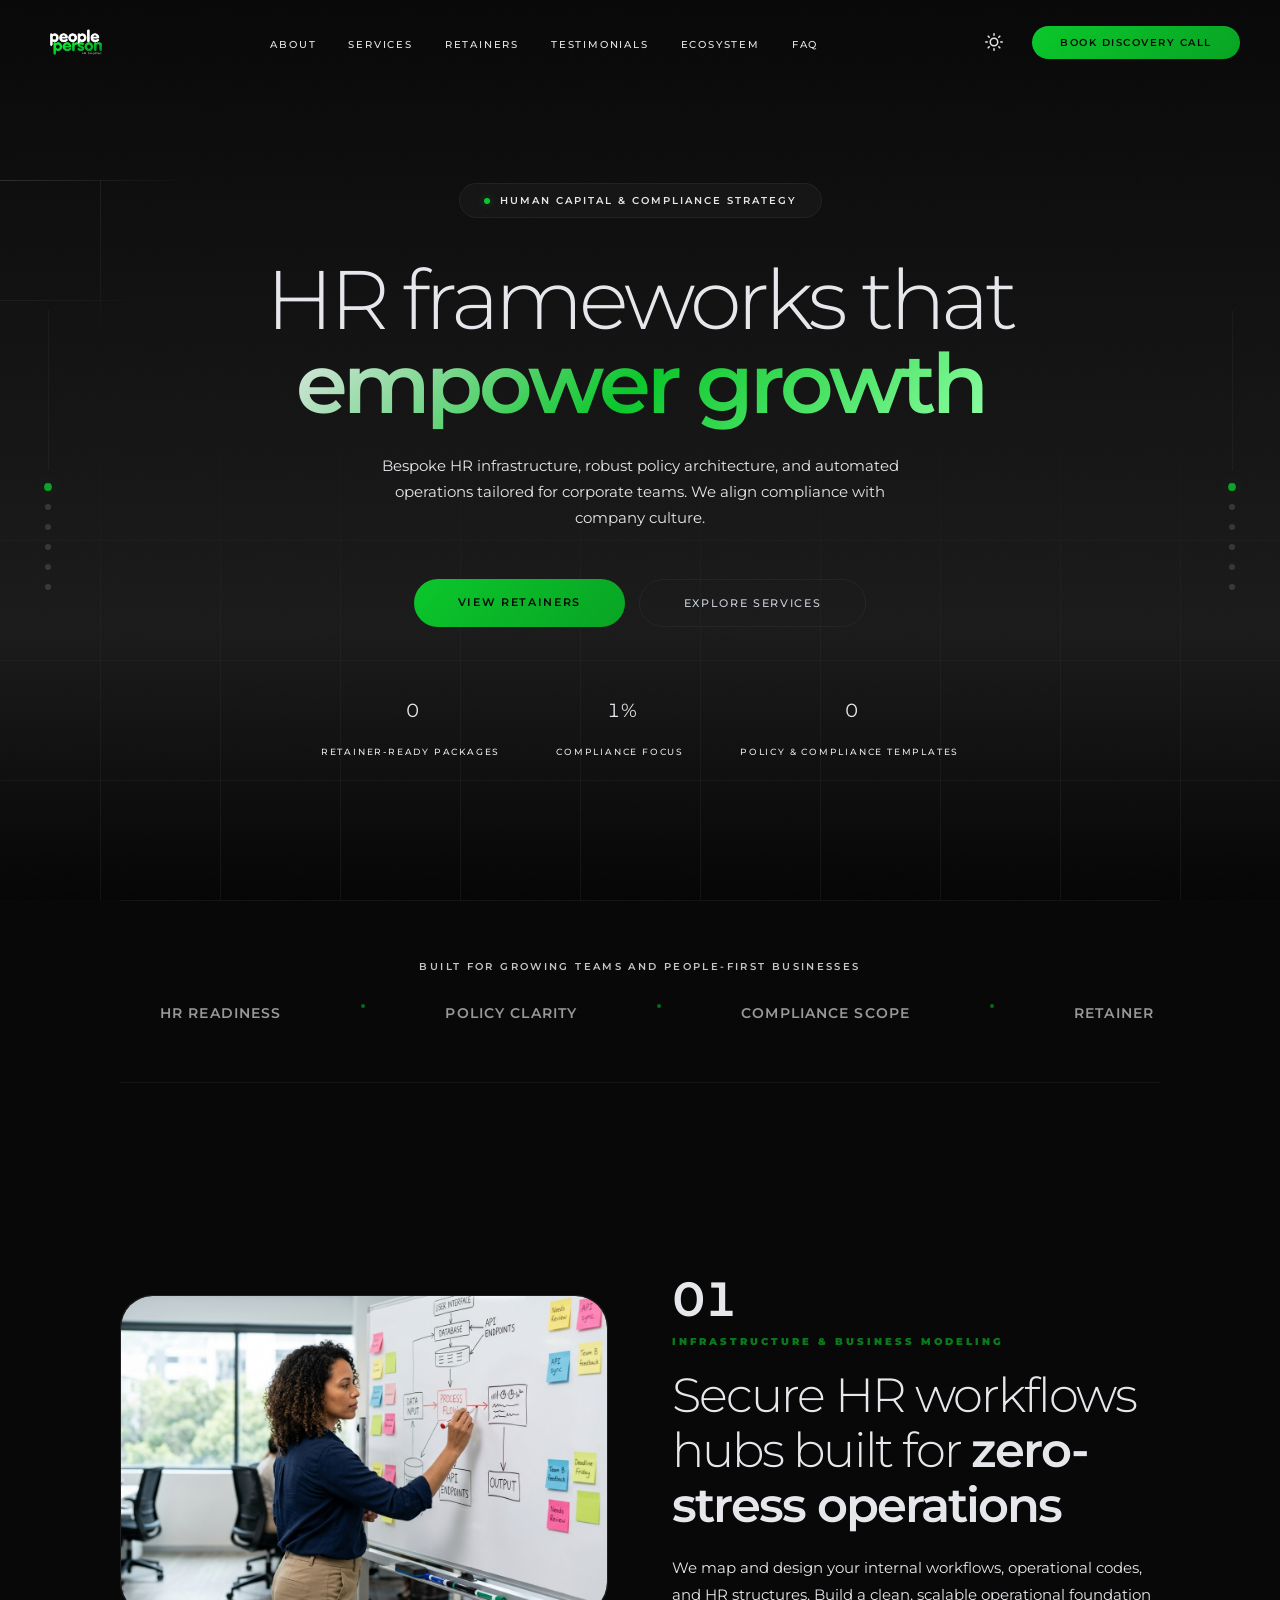
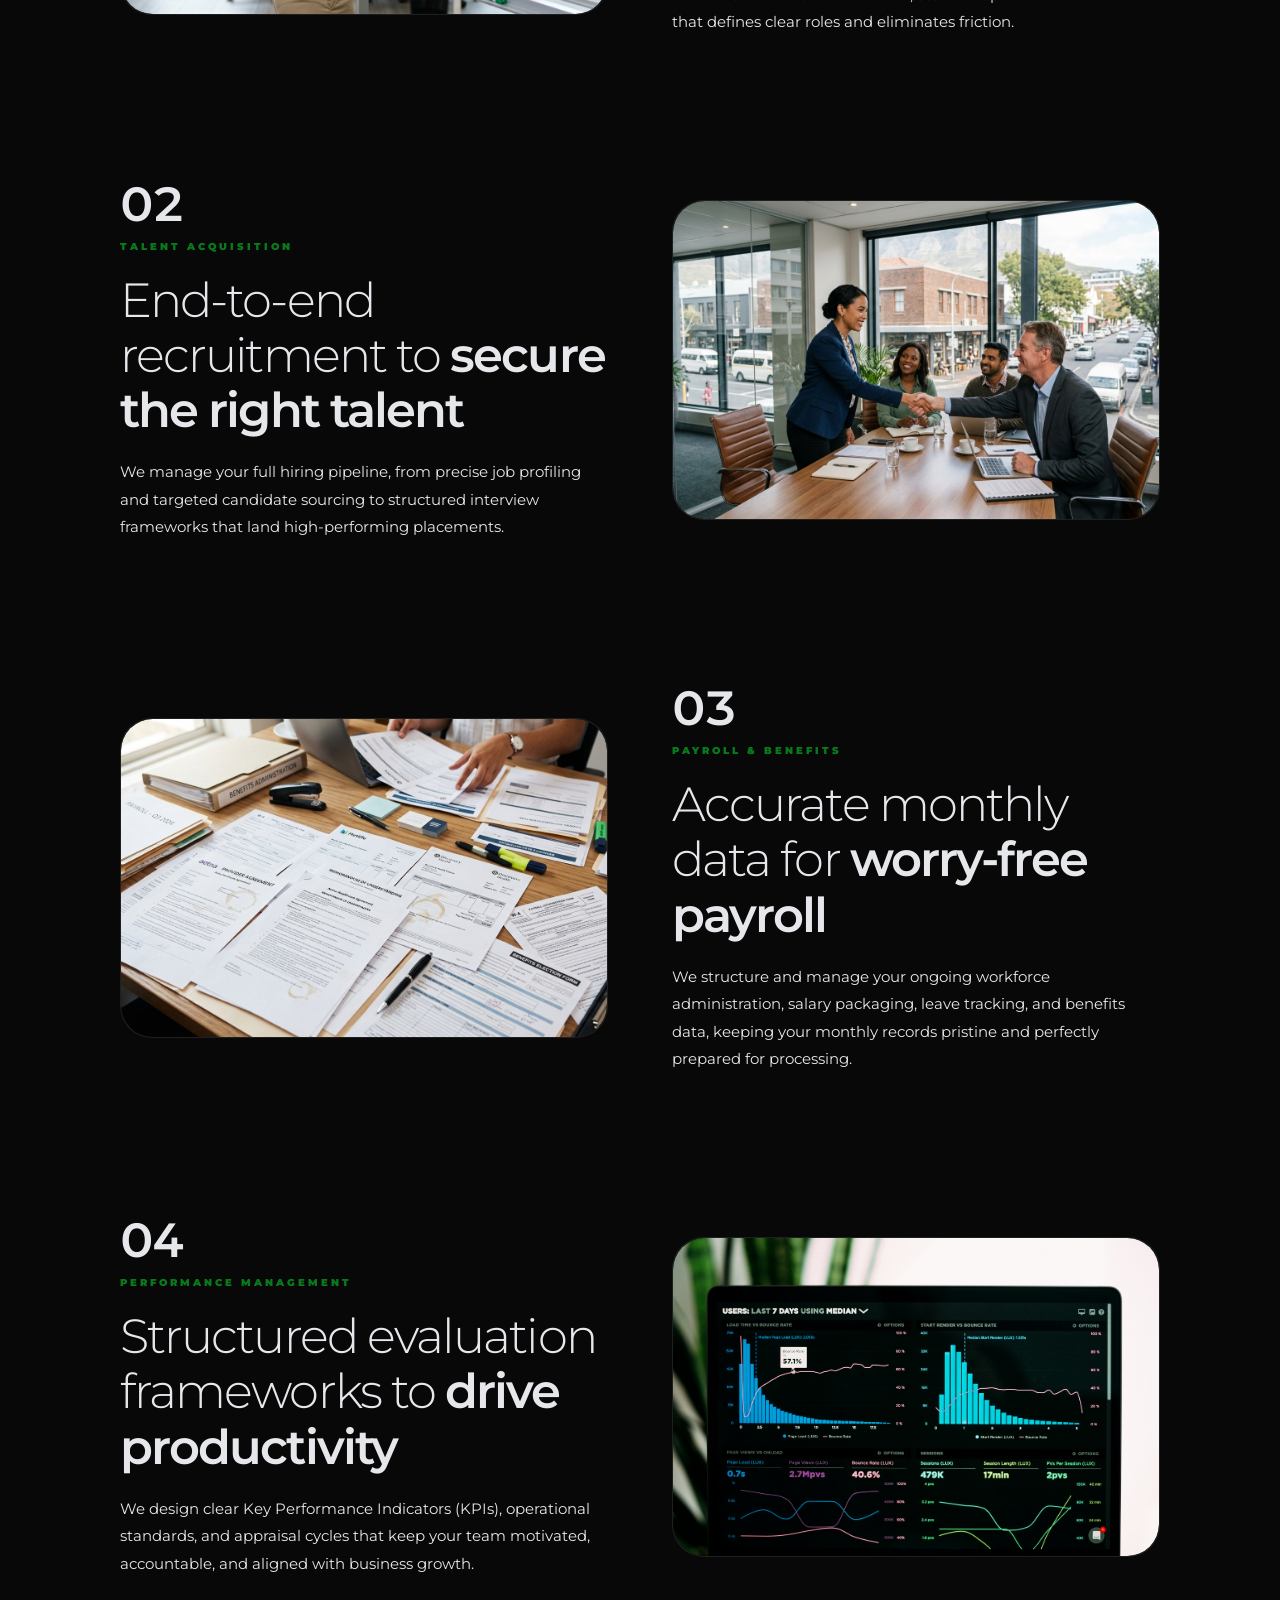
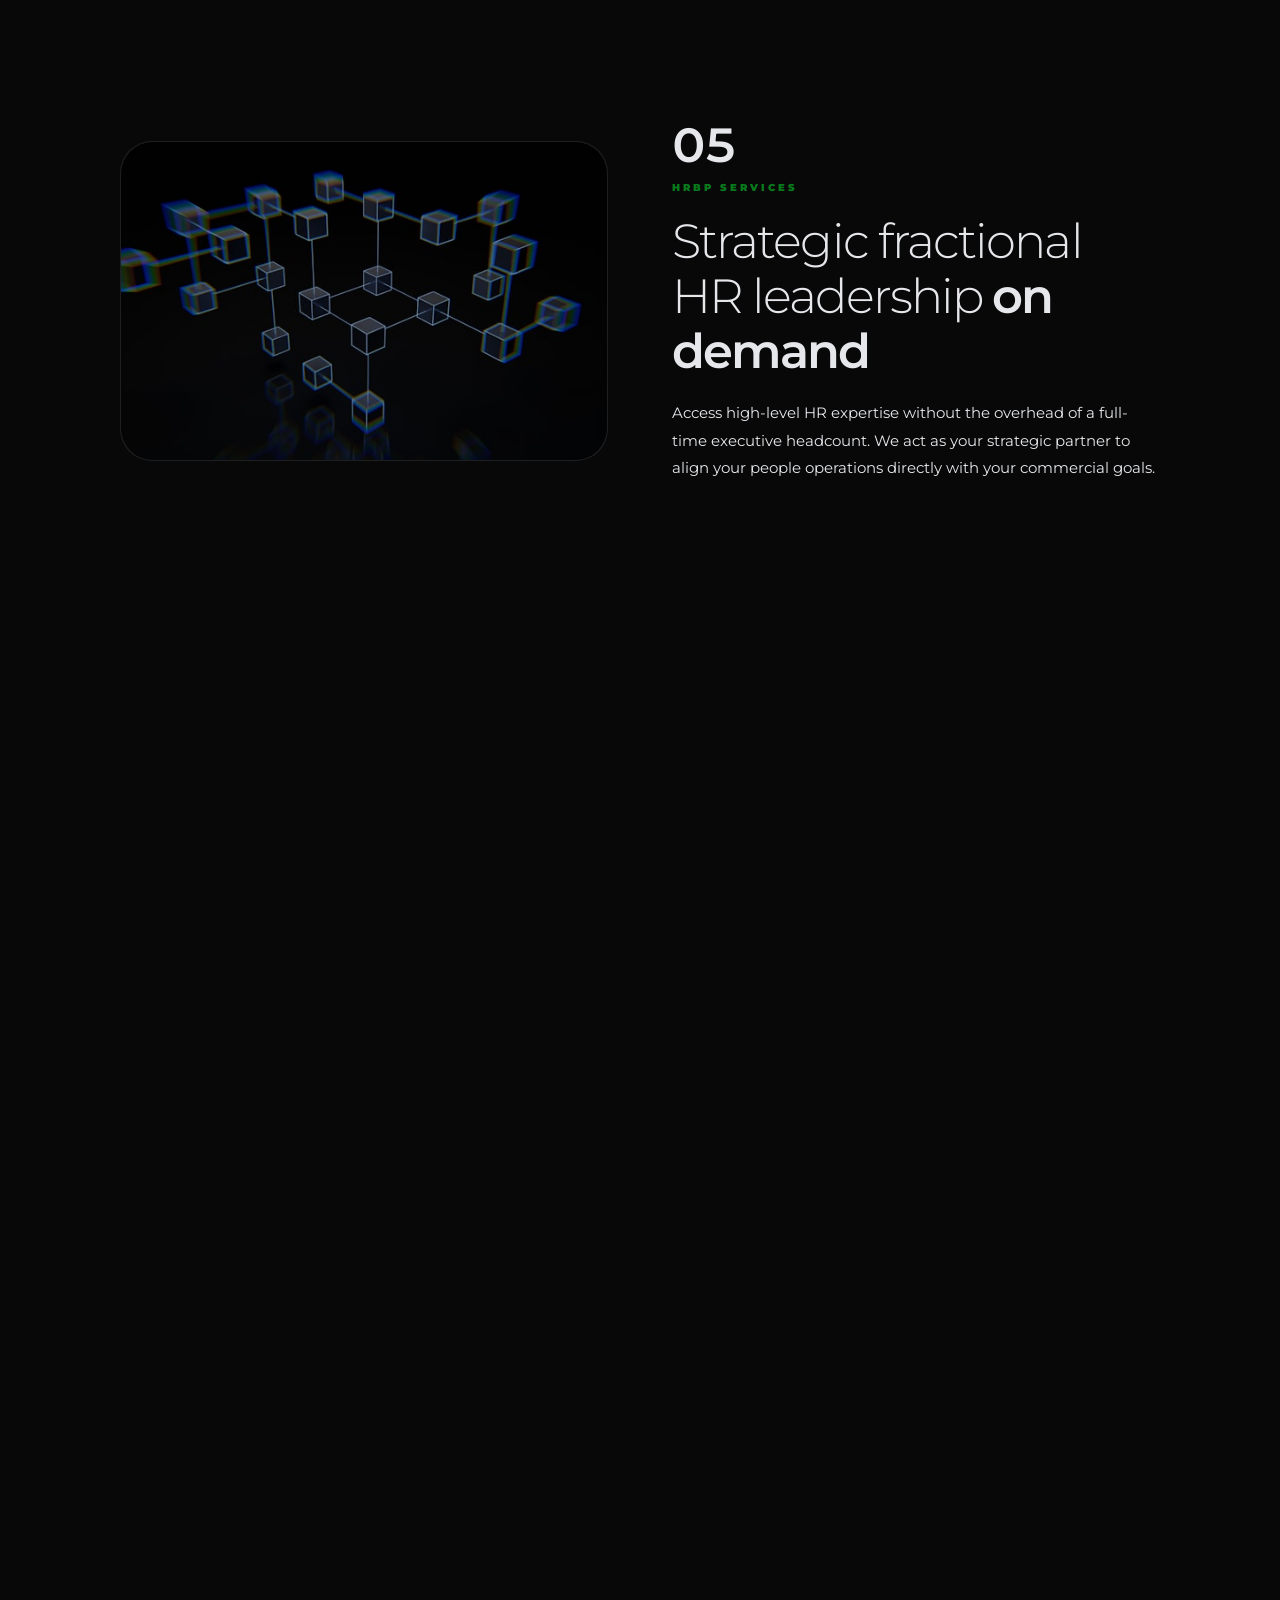
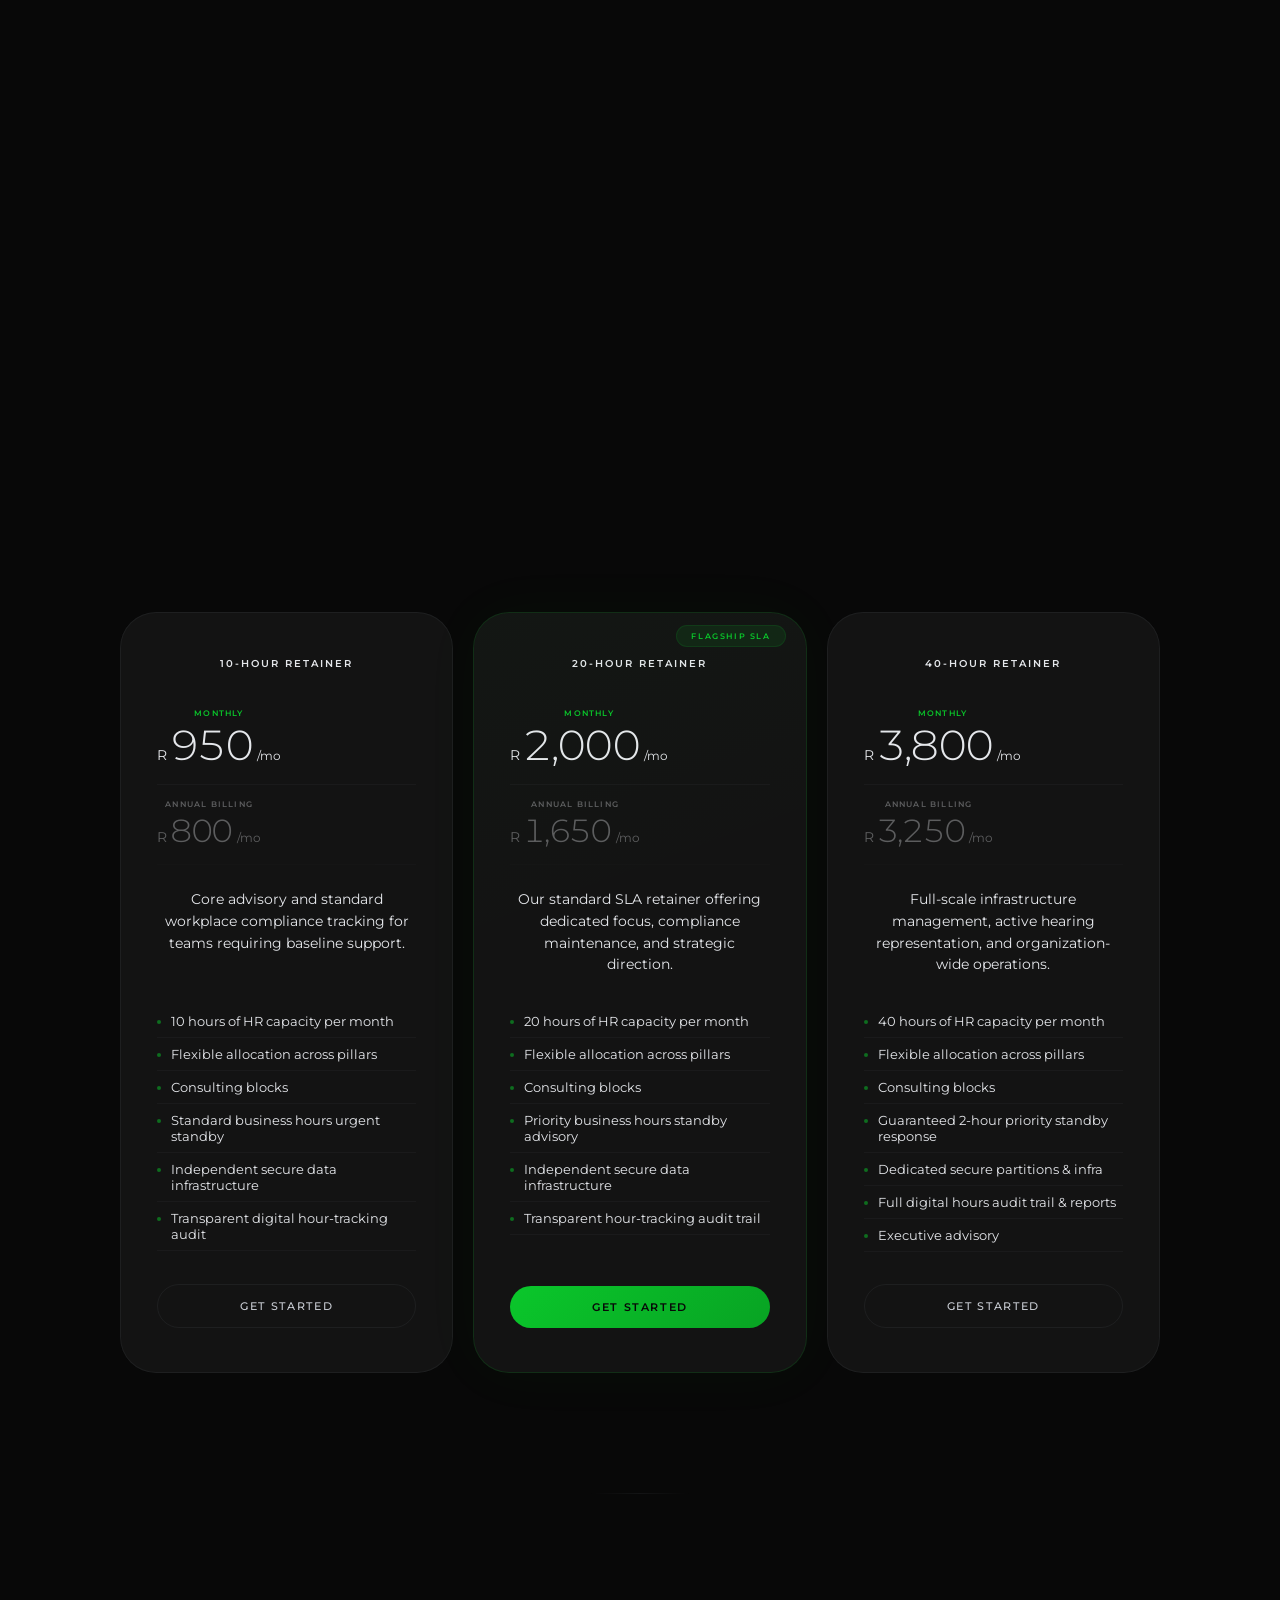
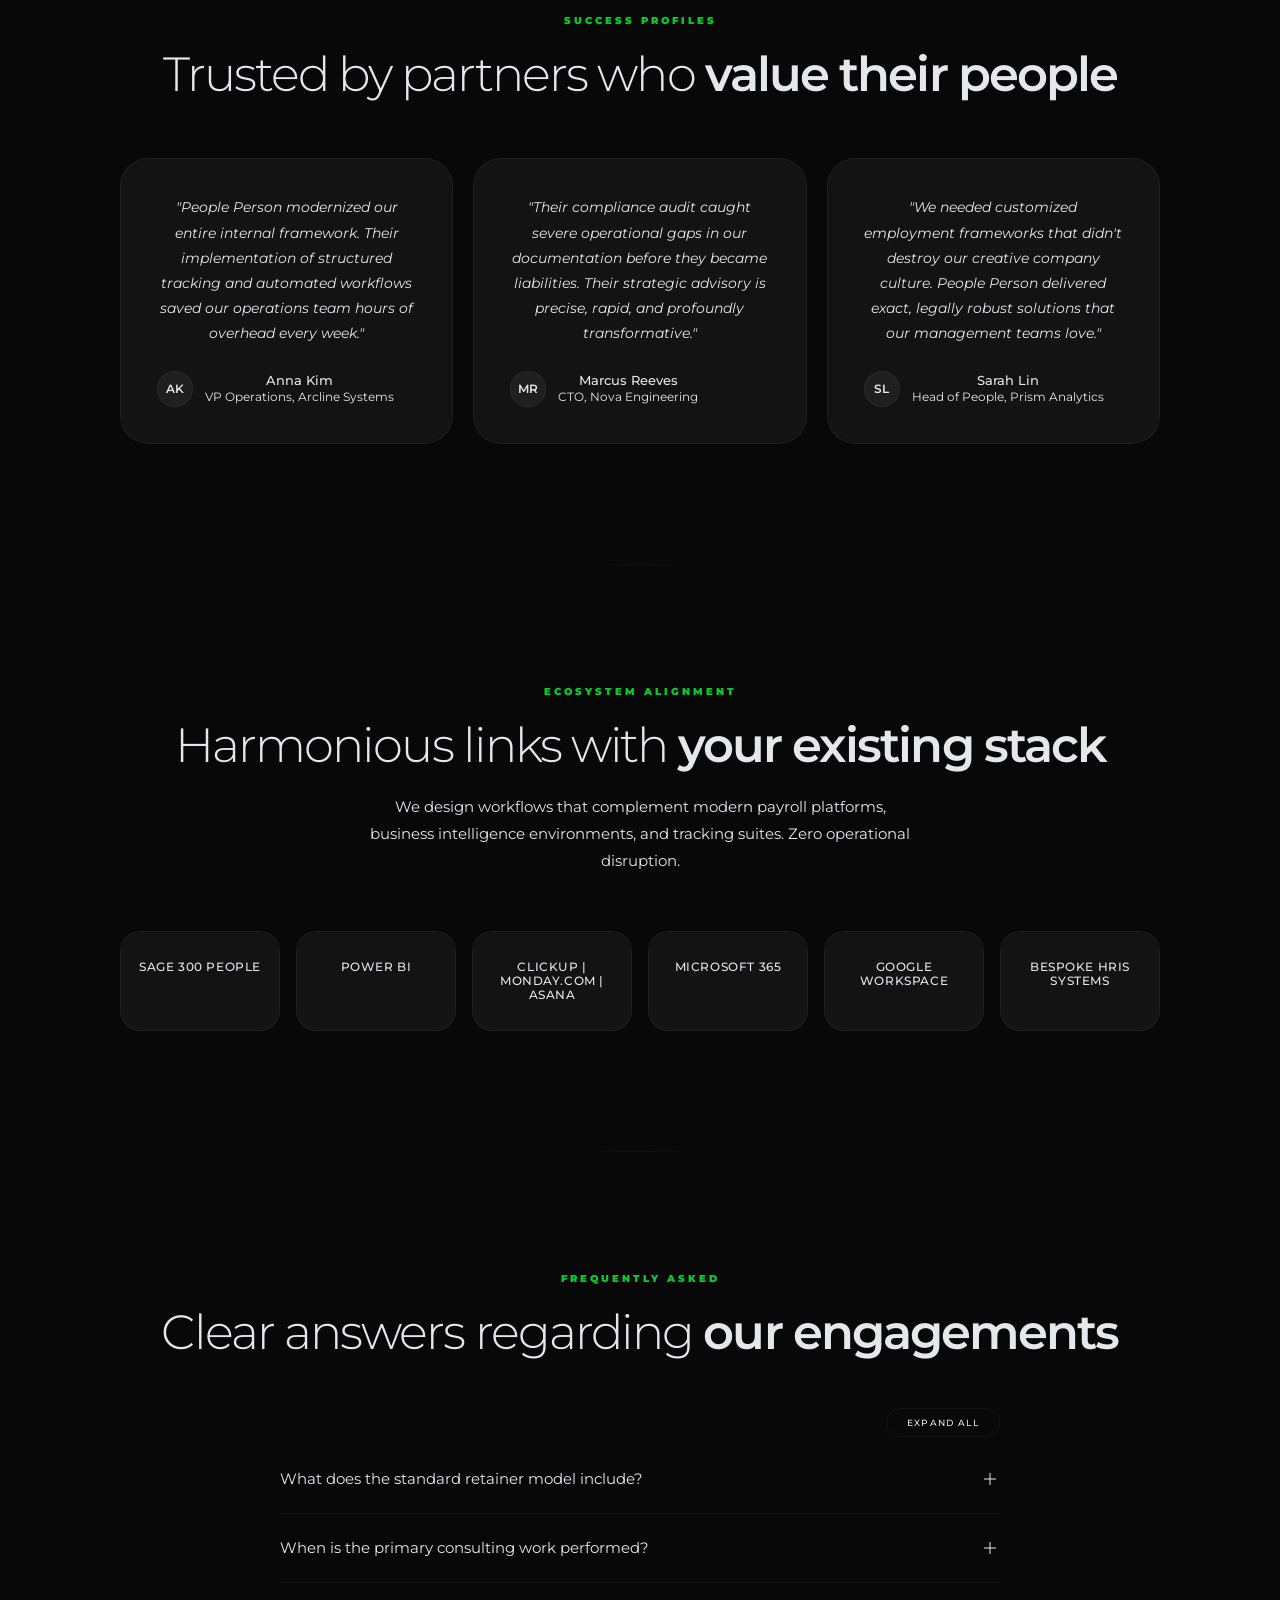
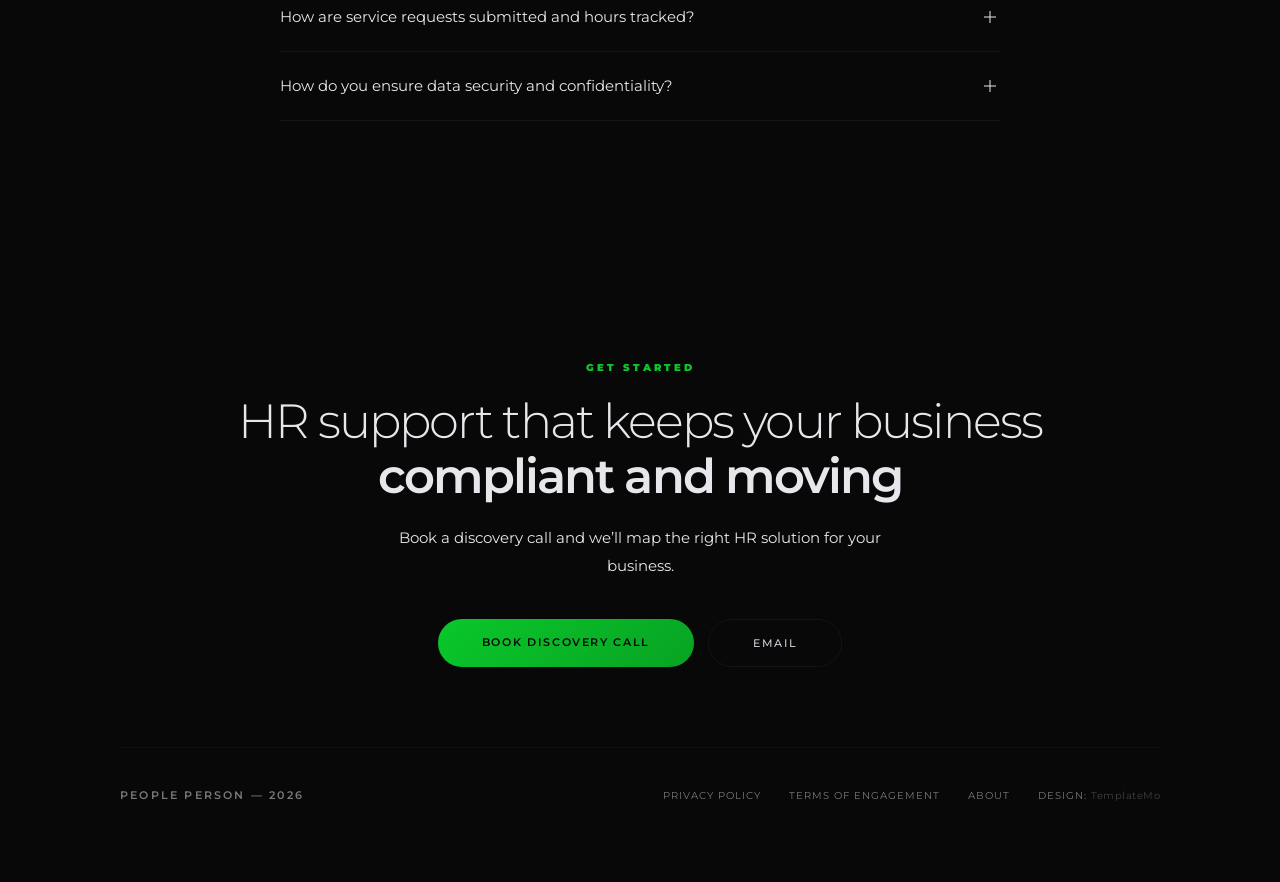
<file: index.html>
<!DOCTYPE html>
<html lang="en">
<head>
<meta charset="UTF-8">
<meta name="viewport" content="width=device-width, initial-scale=1.0">
<meta name="description" content="People Person helps growing businesses build compliant, people-first HR systems, policies, and retained advisory support.">
<meta property="og:title" content="People Person — Bespoke HR Consultancy & People Strategy">
<meta property="og:description" content="People Person helps businesses simplify HR, compliance, payroll, and workforce strategy.">
<meta property="og:type" content="website">
<title>People Person — Bespoke HR Consultancy & People Strategy</title>
<link rel="preconnect" href="https://fonts.googleapis.com">
<link href="https://fonts.googleapis.com/css2?family=Montserrat:wght=300;400;500;600;700&display=swap" rel="stylesheet">
<link rel="stylesheet" href="templatemo-621-luminary-style.css">
</head>
<body>

<svg class="grain" width="100%" height="100%">
  <filter id="n"><feTurbulence type="fractalNoise" baseFrequency="0.65" numOctaves="5" stitchTiles="stitch"/><feColorMatrix type="saturate" values="0"/></filter>
  <rect width="100%" height="100%" filter="url(#n)"/>
</svg>
<div class="atmosphere"></div>

<nav class="top-nav" id="topNav">
  <a href="#hero" class="nav-brand" aria-label="People Person home">
    <img src="images/logo_dark_mode.png" alt="People Person Logo" class="logo-image logo-dark">
    <img src="images/logo_light_mode1.png" alt="People Person Logo" class="logo-image logo-light">
  </a>
  <ul class="nav-links">
    <li><a href="about.html">About</a></li>
    <li><a href="#services">Services</a></li>
    <li><a href="#pricing">Retainers</a></li>
    <li><a href="#testimonials">Testimonials</a></li>
    <li><a href="#integrations">Ecosystem</a></li>
    <li><a href="#faq">FAQ</a></li>
  </ul>
  <div class="nav-right" id="navRight">
    <button class="theme-toggle" id="themeToggle" aria-label="Toggle theme">
      <svg class="sun-icon" viewBox="0 0 24 24" width="18" height="18" stroke="currentColor" stroke-width="2" fill="none" stroke-linecap="round" stroke-linejoin="round">
        <circle cx="12" cy="12" r="5"></circle><line x1="12" y1="1" x2="12" y2="3"></line><line x1="12" y1="21" x2="12" y2="23"></line><line x1="4.22" y1="4.22" x2="5.64" y2="5.64"></line><line x1="18.36" y1="18.36" x2="19.78" y2="19.78"></line><line x1="1" y1="12" x2="3" y2="12"></line><line x1="21" y1="12" x2="23" y2="12"></line><line x1="4.22" y1="19.78" x2="5.64" y2="18.36"></line><line x1="18.36" y1="5.64" x2="19.78" y2="4.22"></line>
      </svg>
      <svg class="moon-icon" viewBox="0 0 24 24" width="18" height="18" stroke="currentColor" stroke-width="2" fill="none" stroke-linecap="round" stroke-linejoin="round">
        <path d="M21 12.79A9 9 0 1 1 11.21 3 7 7 0 0 0 21 12.79z"></path>
      </svg>
    </button>
    <a href="https://calendar.app.google/dWncbSp8jBmYi63D6" target="_blank" rel="noopener noreferrer" class="nav-cta">Book Discovery Call</a>
  </div>
  <button class="nav-toggle" id="navToggle" aria-label="Toggle menu" aria-expanded="false">
    <span class="toggle-bar"></span><span class="toggle-bar"></span>
  </button>
</nav>

<div class="mobile-menu" id="mobileMenu">
  <div class="mobile-menu-inner">
    <div class="mobile-menu-links">
      <a href="#hero" class="mobile-menu-link" data-index="01">Home</a>
      <a href="about.html" class="mobile-menu-link" data-index="02">About</a>
      <a href="#services" class="mobile-menu-link" data-index="03">Services</a>
      <a href="#pricing" class="mobile-menu-link" data-index="04">Retainers</a>
      <a href="#testimonials" class="mobile-menu-link" data-index="05">Testimonials</a>
      <a href="#integrations" class="mobile-menu-link" data-index="06">Ecosystem</a>
      <a href="#faq" class="mobile-menu-link" data-index="07">FAQ</a>
      <a href="https://calendar.app.google/dWncbSp8jBmYi63D6" target="_blank" rel="noopener noreferrer" class="mobile-menu-link" data-index="08">Book Discovery Call</a>
    </div>
    <div class="mobile-menu-footer">
      <a href="privacy.html">Privacy Policy</a>
      <a href="terms.html">Terms of Engagement</a>
      <a href="contact.html">Contact</a>
    </div>
  </div>
</div>

<nav class="side-panel left" aria-label="Scroll indicators">
  <div class="side-track"><div class="side-track-fill" id="leftTrack"></div></div>
  <div class="side-dot active"></div>
  <div class="side-dot"></div>
  <div class="side-dot"></div>
  <div class="side-dot"></div>
  <div class="side-dot"></div>
  <div class="side-dot"></div>
</nav>

<nav class="side-panel right" aria-label="Status indicators">
  <div class="side-track"><div class="side-track-fill" id="rightTrack"></div></div>
  <div class="side-dot"></div>
  <div class="side-dot"></div>
  <div class="side-dot active"></div>
  <div class="side-dot"></div>
  <div class="side-dot"></div>
  <div class="side-dot"></div>
</nav>

<main class="main">

  <section class="hero" id="hero">
    <div class="hero-grid"></div>
    <div class="hero-badge">
      <div class="hero-badge-dot"></div>
      <span>Human Capital & Compliance Strategy</span>
    </div>
    <h1>HR frameworks that<br><em>empower growth</em></h1>
    <p class="hero-sub">
      Bespoke HR infrastructure, robust policy architecture, and automated operations tailored for corporate teams. We align compliance with company culture.
    </p>
    <div class="hero-ctas">
      <a href="#pricing" class="btn-primary">View Retainers</a>
      <a href="#services" class="btn-secondary">Explore Services</a>
    </div>
    <div class="hero-metrics">
      <div class="metric">
        <div class="metric-value"><span class="counter" data-target="3" data-decimals="0">0</span></div>
        <div class="metric-label">Retainer-ready packages</div>
      </div>
      <div class="metric">
        <div class="metric-value"><span class="counter" data-target="100" data-decimals="0">0</span><span>%</span></div>
        <div class="metric-label">Compliance Focus</div>
      </div>
      <div class="metric">
        <div class="metric-value"><span class="counter" data-target="5" data-decimals="0">0</span></div>
        <div class="metric-label">Policy & compliance templates</div>
      </div>
    </div>
  </section>

  <div class="logo-ticker reveal">
    <div class="logo-ticker-label">Built for growing teams and people-first businesses</div>
    <div class="ticker-track" id="tickerTrack">
      <span class="ticker-item">HR readiness</span><span class="ticker-dot"></span>
      <span class="ticker-item">Policy clarity</span><span class="ticker-dot"></span>
      <span class="ticker-item">Compliance scope</span><span class="ticker-dot"></span>
      <span class="ticker-item">Retainer planning</span><span class="ticker-dot"></span>
      <span class="ticker-item">People operations</span><span class="ticker-dot"></span>
      <span class="ticker-item">Founder alignment</span><span class="ticker-dot"></span>
      <span class="ticker-item">HR readiness</span><span class="ticker-dot"></span>
      <span class="ticker-item">Policy clarity</span><span class="ticker-dot"></span>
      <span class="ticker-item">Compliance scope</span><span class="ticker-dot"></span>
      <span class="ticker-item">Retainer planning</span><span class="ticker-dot"></span>
      <span class="ticker-item">People operations</span><span class="ticker-dot"></span>
      <span class="ticker-item">Founder alignment</span><span class="ticker-dot"></span>
    </div>
  </div>

  <section class="section" id="services">

    <div class="feature reveal">
      <div class="feature-visual">
        <img src="images/infrastructure_modelling.png" alt="A photograph of a South African mixed race woman drawing a systems workflow on a whiteboard in an office. She uses a red marker, and colorful sticky notes are placed around the board. The image has a clean, soft-focus finish with clear details and minimal shadows. This image was generated with Gemini AI.">
      </div>
      <div class="feature-content">
        <div class="feature-number">01</div>
        <p class="section-tag">Infrastructure & Business Modeling</p>
        <h2 class="section-title">Secure HR workflows hubs built for <strong>zero-stress operations</strong></h2>
        <p class="section-body">
          We map and design your internal workflows, operational codes, and HR structures. Build a clean, scalable operational foundation that defines clear roles and eliminates friction.
        </p>
      </div>
    </div>

    <div class="feature reverse reveal">
      <div class="feature-visual">
        <img src="images/recruitment.png" alt="A photograph from inside a modern boardroom showing a diverse interview panel. A female candidate and a male panellist are smiling and shaking hands over a large wooden conference table in agreement. Large glass windows in the background look out onto a realistic view of Kloof Street in Gardens, Cape Town, with Table Mountain visible in the distance under neutral, daytime lighting. This image was generated with Gemini AI.">
      </div>
      <div class="feature-content">
        <div class="feature-number">02</div>
        <p class="section-tag">Talent Acquisition</p>
        <h2 class="section-title">End-to-end recruitment to <strong>secure the right talent</strong></h2>
        <p class="section-body">
          We manage your full hiring pipeline, from precise job profiling and targeted candidate sourcing to structured interview frameworks that land high-performing placements.
        </p>
      </div>
    </div>

    <div class="feature reveal">
      <div class="feature-visual">
        <img src="images/benefits_payroll.png" alt="This photograph captures a professional administrative environment. An over-the-shoulder perspective shows a person's hands (wearing a watch) sorting physical documents on a cluttered wooden desk. The foreground and middle ground are covered with multiple forms and invoices related to human resources. Visible document titles include: "BENEFITS ADMINISTRATION" on a file binder, a "PROVIDER AGREEMENT," "MEMORANDUM OF UNDERSTANDING," "Discovery Health INVOICE," a "W-4 FORM" labeled as a Payroll Authorization Form, and a "BENEFITS ELECTION FORM." The desk also holds a laptop (partially visible), a stapler, several pens, a yellow highlighter, a calculator, and two coffee cups. The background is a soft-focus view of an office with natural light. The lighting is soft and neutral. This image was generated with Gemini AI.">
      </div>
      <div class="feature-content">
        <div class="feature-number">03</div>
        <p class="section-tag">Payroll & Benefits</p>
        <h2 class="section-title">Accurate monthly data for <strong>worry-free payroll</strong></h2>
        <p class="section-body">
          We structure and manage your ongoing workforce administration, salary packaging, leave tracking, and benefits data, keeping your monthly records pristine and perfectly prepared for processing.
        </p>
      </div>
    </div>

    <div class="feature reverse reveal">
      <div class="feature-visual">
        <img src="images/performance_manage.jpg" alt="Laptop screen showing performance analytics charts in a modern office setting.">
      </div>
      <div class="feature-content">
        <div class="feature-number">04</div>
        <p class="section-tag">Performance Management</p>
        <h2 class="section-title">Structured evaluation frameworks to <strong>drive productivity</strong></h2>
        <p class="section-body">
          We design clear Key Performance Indicators (KPIs), operational standards, and appraisal cycles that keep your team motivated, accountable, and aligned with business growth.
        </p>
      </div>
    </div>

    <div class="feature reveal">
      <div class="feature-visual">
        <img src="images/tm-luminary-01.jpg" alt="Strategic HR operations dashboard consulting">
      </div>
      <div class="feature-content">
        <div class="feature-number">05</div>
        <p class="section-tag">HRBP Services</p>
        <h2 class="section-title">Strategic fractional HR leadership <strong>on demand</strong></h2>
        <p class="section-body">
          Access high-level HR expertise without the overhead of a full-time executive headcount. We act as your strategic partner to align your people operations directly with your commercial goals.
        </p>
      </div>
    </div>

    <div class="feature reverse reveal">
      <div class="feature-visual">
        <img src="images/compliance.jpg" alt="A gavel, open book, and justice-related materials resting on a desk.">
      </div>
      <div class="feature-content">
        <div class="feature-number">06</div>
        <p class="section-tag">Labor Law & Compliance</p>
        <h2 class="section-title">Legally airtight policies to <strong>protect your business</strong></h2>
        <p class="section-body">
          From drafting tailored employee handbooks and company policies to managing formal disciplinary hearings. We keep your business fully compliant with local labor laws to eliminate structural risk.
        </p>
      </div>

  </section>

  <div class="silk-divider reveal"></div>

  <section class="section section-center trust-section" id="trust">
    <p class="section-tag reveal">Why teams hire us</p>
    <h2 class="section-title reveal reveal-d1">Practical HR support for <strong>growing businesses</strong></h2>

    <div class="trust-grid reveal reveal-d2">
      <div class="trust-card">
        <div class="trust-icon">01</div>
        <h3>Clear systems</h3>
        <p>Policies, workflows, and operating rhythms that reduce confusion and keep teams aligned.</p>
      </div>
      <div class="trust-card">
        <div class="trust-icon">02</div>
        <h3>Compliance without friction</h3>
        <p>Practical risk management across payroll, policy, discipline, and employment standards.</p>
      </div>
      <div class="trust-card">
        <div class="trust-icon">03</div>
        <h3>Strategic support</h3>
        <p>Fractional HR leadership that helps you scale without adding a full-time executive layer.</p>
      </div>
    </div>
  </section>

  <div class="silk-divider reveal"></div>

  <section class="section section-center" id="pricing">
    <p class="section-tag reveal">Flexible Engagements</p>
    <h2 class="section-title reveal reveal-d1">Strategic HR solutions that <strong>match your size</strong></h2>
    <p class="section-body reveal reveal-d2">Secure continuous advisory or launch specific framework overhauls. Transparent, predictable models.</p>

    <div class="pricing-toggle reveal reveal-d3">
      <span class="pricing-toggle-label active" id="monthlyLabel">Monthly Retainer</span>
      <div class="toggle-switch" id="pricingToggle" role="switch" aria-checked="false" tabindex="0"></div>
      <span class="pricing-toggle-label" id="annualLabel">Annual Commitment</span>
      <span class="save-badge" id="saveBadge">Save 15%</span>
    </div>

    <div class="pricing-grid">
      <div class="pricing-card reveal reveal-d1">
        <div class="pricing-badge">Starter</div>
        <div class="pricing-tier">10-Hour Retainer</div>
        <div class="pricing-prices">
          <div class="price-option monthly active">
            <div>
              <div class="price-label">Monthly</div>
              <div class="price-option-left">
                <span class="price-currency">R</span>
                <span class="price-amount">950</span>
                <span class="price-period">/mo</span>
              </div>
            </div>
          </div>
          <div class="price-option annual">
            <div>
              <div class="price-label">Annual Billing</div>
              <div class="price-option-left">
                <span class="price-currency">R</span>
                <span class="price-amount">800</span>
                <span class="price-period">/mo</span>
              </div>
            </div>
          </div>
        </div>
        <p class="pricing-desc">Core advisory and standard workplace compliance tracking for teams requiring baseline support.</p>
        <ul class="pricing-features">
          <li>10 hours of HR capacity per month</li>
          <li>Flexible allocation across pillars</li>
          <li>Consulting blocks</li>
          <li>Standard business hours urgent standby</li>
          <li>Independent secure data infrastructure</li>
          <li>Transparent digital hour-tracking audit</li>
        </ul>
        <a href="https://calendar.app.google/dWncbSp8jBmYi63D6" target="_blank" rel="noopener noreferrer" class="btn-secondary">Get Started</a>
      </div>

      <div class="pricing-card featured reveal reveal-d2">
        <div class="pricing-badge">Flagship SLA</div>
        <div class="pricing-tier">20-Hour Retainer</div>
        <div class="pricing-prices">
          <div class="price-option monthly active">
            <div>
              <div class="price-label">Monthly</div>
              <div class="price-option-left">
                <span class="price-currency">R</span>
                <span class="price-amount">2,000</span>
                <span class="price-period">/mo</span>
              </div>
            </div>
          </div>
          <div class="price-option annual">
            <div>
              <div class="price-label">Annual Billing</div>
              <div class="price-option-left">
                <span class="price-currency">R</span>
                <span class="price-amount">1,650</span>
                <span class="price-period">/mo</span>
              </div>
            </div>
          </div>
        </div>
        <p class="pricing-desc">Our standard SLA retainer offering dedicated focus, compliance maintenance, and strategic direction.</p>
        <ul class="pricing-features">
          <li>20 hours of HR capacity per month</li>
          <li>Flexible allocation across pillars</li>
          <li>Consulting blocks</li>
          <li>Priority business hours standby advisory</li>
          <li>Independent secure data infrastructure</li>
          <li>Transparent hour-tracking audit trail</li>
        </ul>
        <a href="https://calendar.app.google/dWncbSp8jBmYi63D6" target="_blank" rel="noopener noreferrer" class="btn-primary">Get Started</a>
      </div>

      <div class="pricing-card reveal reveal-d3">
        <div class="pricing-badge">Enterprise</div>
        <div class="pricing-tier">40-Hour Retainer</div>
        <div class="pricing-prices">
          <div class="price-option monthly active">
            <div>
              <div class="price-label">Monthly</div>
              <div class="price-option-left">
                <span class="price-currency">R</span>
                <span class="price-amount">3,800</span>
                <span class="price-period">/mo</span>
              </div>
            </div>
          </div>
          <div class="price-option annual">
            <div>
              <div class="price-label">Annual Billing</div>
              <div class="price-option-left">
                <span class="price-currency">R</span>
                <span class="price-amount">3,250</span>
                <span class="price-period">/mo</span>
              </div>
            </div>
          </div>
        </div>
        <p class="pricing-desc">Full-scale infrastructure management, active hearing representation, and organization-wide operations.</p>
        <ul class="pricing-features">
          <li>40 hours of HR capacity per month</li>
          <li>Flexible allocation across pillars</li>
          <li>Consulting blocks</li>
          <li>Guaranteed 2-hour priority standby response</li>
          <li>Dedicated secure partitions & infra</li>
          <li>Full digital hours audit trail & reports</li>
          <li>Executive advisory</li>
        </ul>
        <a href="https://calendar.app.google/dWncbSp8jBmYi63D6" target="_blank" rel="noopener noreferrer" class="btn-secondary">Get Started</a>
      </div>
    </div>
  </section>

  <div class="silk-divider reveal"></div>

  <section class="section section-center" id="testimonials">
    <p class="section-tag reveal">Success Profiles</p>
    <h2 class="section-title reveal reveal-d1">Trusted by partners who <strong>value their people</strong></h2>

    <div class="testimonials-grid">
      <div class="testimonial-card reveal reveal-d1">
        <p class="testimonial-quote">"People Person modernized our entire internal framework. Their implementation of structured tracking and automated workflows saved our operations team hours of overhead every week."</p>
        <div class="testimonial-author">
          <div class="testimonial-avatar">AK</div>
          <div>
            <div class="testimonial-name">Anna Kim</div>
            <div class="testimonial-role">VP Operations, Arcline Systems</div>
          </div>
        </div>
      </div>

      <div class="testimonial-card reveal reveal-d2">
        <p class="testimonial-quote">"Their compliance audit caught severe operational gaps in our documentation before they became liabilities. Their strategic advisory is precise, rapid, and profoundly transformative."</p>
        <div class="testimonial-author">
          <div class="testimonial-avatar">MR</div>
          <div>
            <div class="testimonial-name">Marcus Reeves</div>
            <div class="testimonial-role">CTO, Nova Engineering</div>
          </div>
        </div>
      </div>

      <div class="testimonial-card reveal reveal-d3">
        <p class="testimonial-quote">"We needed customized employment frameworks that didn't destroy our creative company culture. People Person delivered exact, legally robust solutions that our management teams love."</p>
        <div class="testimonial-author">
          <div class="testimonial-avatar">SL</div>
          <div>
            <div class="testimonial-name">Sarah Lin</div>
            <div class="testimonial-role">Head of People, Prism Analytics</div>
          </div>
        </div>
      </div>
    </div>
  </section>

  <div class="silk-divider reveal"></div>

  <section class="section section-center" id="integrations">
    <p class="section-tag reveal">Ecosystem Alignment</p>
    <h2 class="section-title reveal reveal-d1">Harmonious links with <strong>your existing stack</strong></h2>
    <p class="section-body reveal reveal-d2">We design workflows that complement modern payroll platforms, business intelligence environments, and tracking suites. Zero operational disruption.</p>

    <div class="integrations-grid reveal reveal-d3">
      <div class="integration-item"><div class="integration-name">Sage 300 People</div></div>
      <div class="integration-item"><div class="integration-name">Power BI</div></div>
      <div class="integration-item"><div class="integration-name">ClickUp | Monday.com | Asana</div></div>
      <div class="integration-item"><div class="integration-name">Microsoft 365</div></div>
      <div class="integration-item"><div class="integration-name">Google Workspace</div></div>
      <div class="integration-item"><div class="integration-name">Bespoke HRIS Systems</div></div>
    </div>
  </section>

  <div class="silk-divider reveal"></div>

  <section class="section section-center" id="faq">
    <p class="section-tag reveal">Frequently Asked</p>
    <h2 class="section-title reveal reveal-d1">Clear answers regarding <strong>our engagements</strong></h2>

    <div class="faq-list reveal reveal-d2">
      <div class="faq-controls">
        <button class="faq-toggle-all" id="faqToggleAll">Expand All</button>
      </div>
      <div class="faq-item">
        <button class="faq-question">What does the standard retainer model include?<span class="faq-icon"></span></button>
        <div class="faq-answer"><div class="faq-answer-inner">Our flagship retainer includes a flexible allocation of 20 (twenty) hours per calendar month, which can be distributed across any combination of HR advisory, compliance, system pipeline deployment, or training functions selected by the Client.</div></div>
      </div>
      <div class="faq-item">
        <button class="faq-question">When is the primary consulting work performed?<span class="faq-icon"></span></button>
        <div class="faq-answer"><div class="faq-answer-inner">To ensure high-quality delivery and dedicated focus, primary service execution and administrative tasks are performed during dedicated consulting blocks—typically after 17:00 SAST on weekdays and during weekends. Brief urgent telephonic or email advisory is available during standard business hours.</div></div>
      </div>
      <div class="faq-item">
        <button class="faq-question">How are service requests submitted and hours tracked?<span class="faq-icon"></span></button>
        <div class="faq-answer"><div class="faq-answer-inner">All service requests and management tasks are submitted via your preferred digital platform or email to ensure a transparent, automated audit trail of the hours utilized. This gives you complete visibility over your monthly hour allocations.</div></div>
      </div>
      <div class="faq-item">
        <button class="faq-question">How do you ensure data security and confidentiality?<span class="faq-icon"></span></button>
        <div class="faq-answer"><div class="faq-answer-inner">Data segregation is critical. We maintain completely independent infrastructure and equipment for all "People Person" operations to guarantee total isolation, partitioning, and absolute confidentiality of your corporate records.</div></div>
      </div>
    </div>
  </section>

  <section class="footer-cta" id="cta">
    <p class="section-tag reveal">Get Started</p>
    <h2 class="section-title reveal reveal-d1">HR support that keeps your business<br><strong>compliant and moving</strong></h2>
    <p class="section-body reveal reveal-d2" style="margin: 0 auto;">Book a discovery call and we’ll map the right HR solution for your business.</p>
    <div class="footer-ctas reveal reveal-d3">
      <a href="https://calendar.app.google/dWncbSp8jBmYi63D6" target="_blank" rel="noopener noreferrer" class="btn-primary">Book Discovery Call</a>
      <a href="mailto:hello@peopleperson.co.za" class="btn-secondary">Email</a>
    </div>

    <div class="footer-bar reveal reveal-d4" style="margin-top: 80px;">
      <div class="footer-brand">People Person &mdash; 2026</div>
      <div class="footer-links">
        <a href="privacy.html">Privacy Policy</a>
        <a href="terms.html">Terms of Engagement</a>
        <a href="about.html">About</a>
        <span class="footer-credit">Design: <a href="https://templatemo.com" target="_blank" rel="nofollow">TemplateMo</a></span>
      </div>
    </div>
  </section>

</main>

<script src="templatemo-621-luminary-script.js"></script>
</body>
</html>
</file>
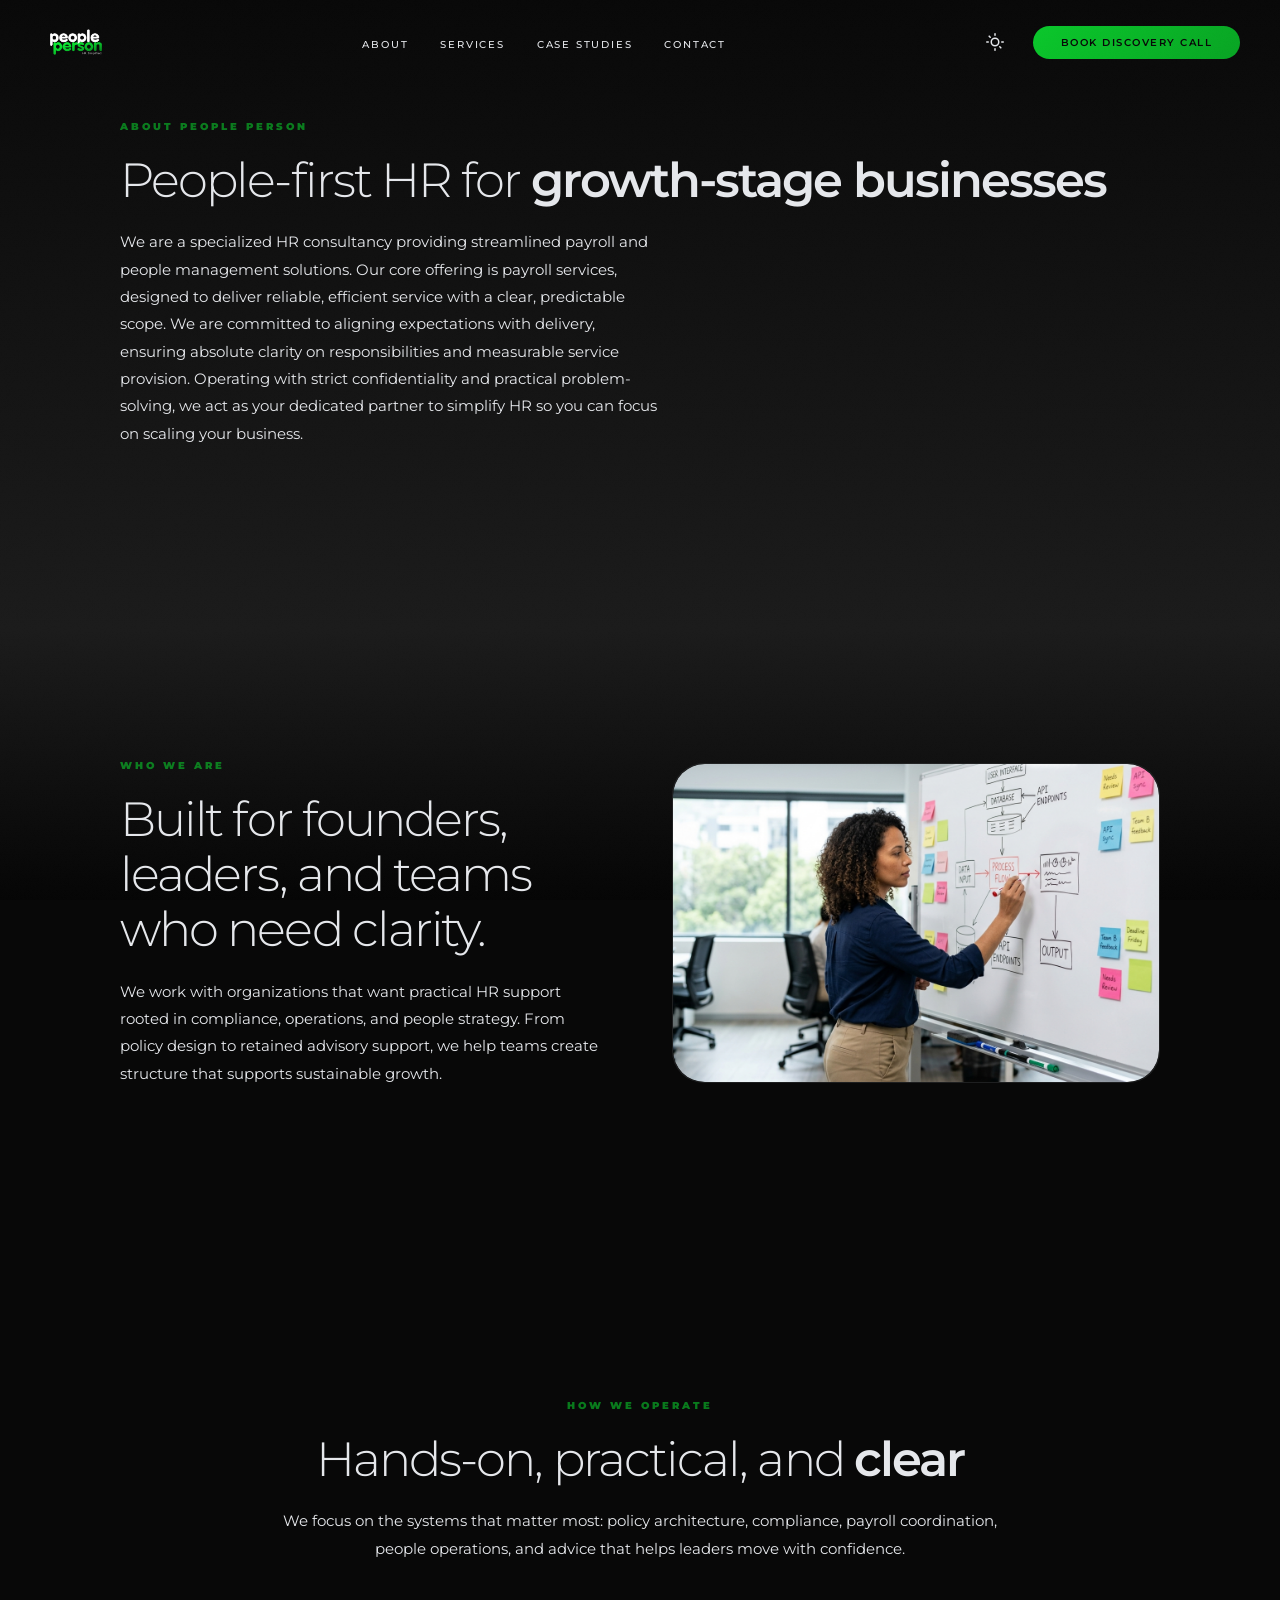
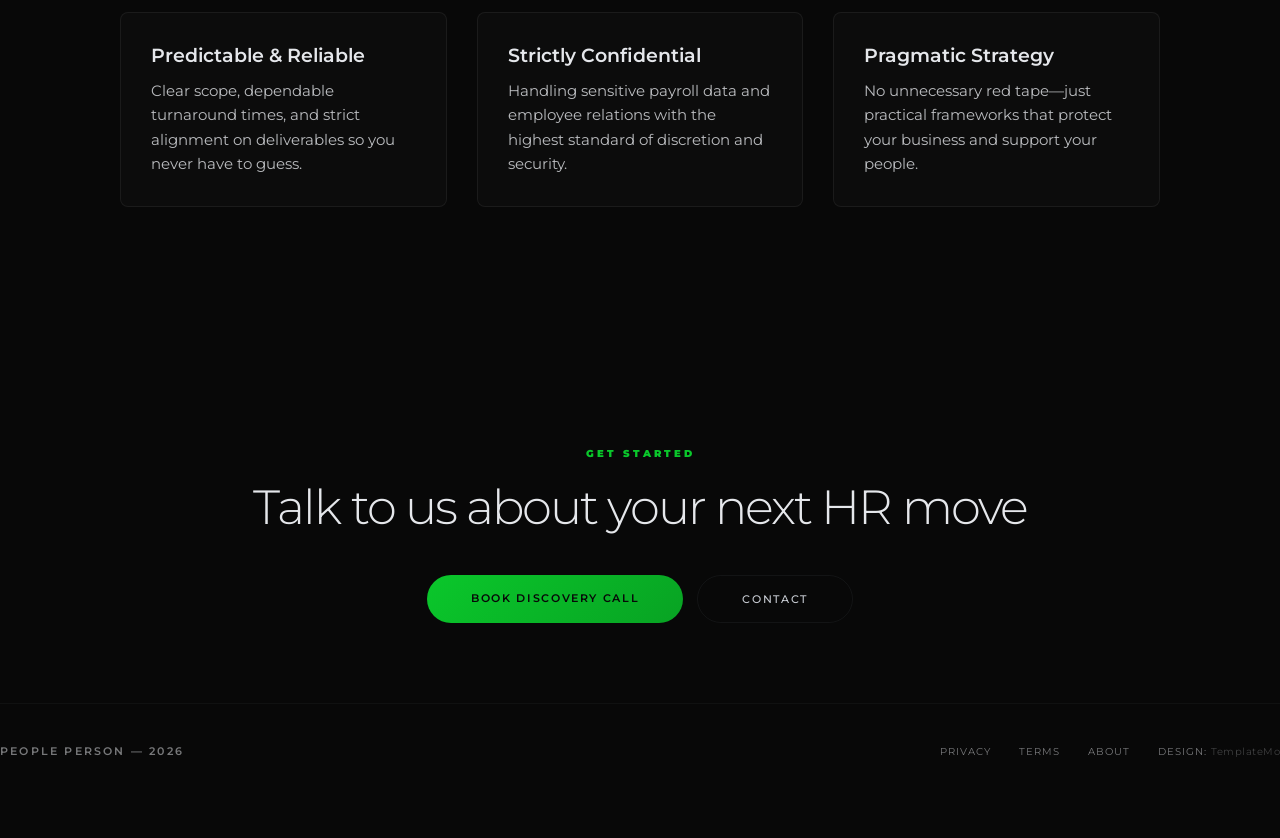
<file: about.html>
<!DOCTYPE html>
<html lang="en">
<head>
  <meta charset="UTF-8">
  <meta name="viewport" content="width=device-width, initial-scale=1.0">
  <meta name="description" content="Learn more about People Person and how we help growth-stage businesses build stronger HR foundations and streamlined payroll solutions.">
  <title>About | People Person</title>
  <link rel="preconnect" href="https://fonts.googleapis.com">
  <link href="https://fonts.googleapis.com/css2?family=Montserrat:wght@300;400;500;600;700&display=swap" rel="stylesheet">
  <link rel="stylesheet" href="templatemo-621-luminary-style.css">
</head>
<body>
  <svg class="grain" width="100%" height="100%"><filter id="n"><feTurbulence type="fractalNoise" baseFrequency="0.65" numOctaves="5" stitchTiles="stitch"/><feColorMatrix type="saturate" values="0"/></filter><rect width="100%" height="100%" filter="url(#n)"/></svg>
  <div class="atmosphere"></div>
  <!-- Navigation Bar -->
  <nav class="top-nav" id="topNav">
    <a href="index.html" class="nav-brand" aria-label="People Person home">
      <img src="images/logo_dark_mode.png" alt="People Person Logo" class="logo-image logo-dark">
      <img src="images/logo_light_mode1.png" alt="People Person Logo" class="logo-image logo-light">
    </a>
    <ul class="nav-links">
      <li><a href="about.html" class="active" aria-current="page">About</a></li>
      <li><a href="services.html">Services</a></li>
      <li><a href="case-studies.html">Case Studies</a></li>
      <li><a href="contact.html">Contact</a></li>
    </ul>
    <div class="nav-right" id="navRight">
      <button class="theme-toggle" id="themeToggle" aria-label="Toggle theme">
        <svg class="sun-icon" viewBox="0 0 24 24" width="18" height="18" stroke="currentColor" stroke-width="2" fill="none" stroke-linecap="round" stroke-linejoin="round"><circle cx="12" cy="12" r="5"></circle><line x1="12" y1="1" x2="12" y2="3"></line><line x1="12" y1="21" x2="12" y2="23"></line><line x1="4.22" y1="4.22" x2="5.64" y2="5.64"></line><line x1="18.36" y1="18.36" x2="19.78" y2="19.78"></line><line x1="1" y1="12" x2="3" y2="12"></line><line x1="21" y1="12" x2="23" y2="12"></line></svg>
        <svg class="moon-icon" viewBox="0 0 24 24" width="18" height="18" stroke="currentColor" stroke-width="2" fill="none" stroke-linecap="round" stroke-linejoin="round"><path d="M21 12.79A9 9 0 1 1 11.21 3 7 7 0 0 0 21 12.79z"></path></svg>
      </button>
      <a href="https://calendar.app.google/dWncbSp8jBmYi63D6" target="_blank" rel="noopener noreferrer" class="nav-cta">Book Discovery Call</a>
    </div>
    <button class="nav-toggle" id="navToggle" aria-label="Toggle menu" aria-expanded="false"><span class="toggle-bar"></span><span class="toggle-bar"></span></button>
  </nav>
  <div class="mobile-menu" id="mobileMenu"><div class="mobile-menu-inner"><div class="mobile-menu-links">
    <a href="index.html" class="mobile-menu-link" data-index="01">Home</a><a href="about.html" class="mobile-menu-link" data-index="02">About</a><a href="services.html" class="mobile-menu-link" data-index="03">Services</a><a href="case-studies.html" class="mobile-menu-link" data-index="04">Case Studies</a><a href="contact.html" class="mobile-menu-link" data-index="05">Contact</a>
  </div><div class="mobile-menu-footer"><a href="privacy.html">Privacy Policy</a><a href="terms.html">Terms of Engagement</a></div></div></div>

  <main class="main">
    <!-- Hero Section -->
    <section class="section">
      <p class="section-tag">About People Person</p>
      <h1 class="section-title">People-first HR for <strong>growth-stage businesses</strong></h1>
      <p class="section-body">
        We are a specialized HR consultancy providing streamlined payroll and people management solutions. Our core offering is payroll services, designed to deliver reliable, efficient service with a clear, predictable scope. We are committed to aligning expectations with delivery, ensuring absolute clarity on responsibilities and measurable service provision. Operating with strict confidentiality and practical problem-solving, we act as your dedicated partner to simplify HR so you can focus on scaling your business.
      </p>
    </section>

    <!-- Who We Are Feature Section -->
    <section class="section">
      <div class="feature reveal">
        <div class="feature-content">
          <p class="section-tag">Who we are</p>
          <h2 class="section-title">Built for founders, leaders, and teams who need clarity.</h2>
          <p class="section-body">
            We work with organizations that want practical HR support rooted in compliance, operations, and people strategy. From policy design to retained advisory support, we help teams create structure that supports sustainable growth.
          </p>
        </div>
        <div class="feature-visual">
          <img src="images/infrastructure_modelling.png" alt="Consultant mapping HR systems on a whiteboard during a strategic session.">
        </div>
      </div>
    </section>

    <!-- Core Pillars / Operating Principles Grid -->
    <section class="section section-center">
      <p class="section-tag">How we operate</p>
      <h2 class="section-title">Hands-on, practical, and <strong>clear</strong></h2>
      <p class="section-body" style="max-width: 720px; margin: 0 auto 50px auto;">
        We focus on the systems that matter most: policy architecture, compliance, payroll coordination, people operations, and advice that helps leaders move with confidence.
      </p>
      
      <!-- Added a structured grid for visual variety -->
      <div class="pillars-grid reveal" style="display: grid; grid-template-columns: repeat(auto-fit, minmax(280px, 1fr)); gap: 30px; text-align: left; margin-top: 40px;">
        <div class="pillar-card" style="padding: 30px; background: rgba(255,255,255,0.02); border-radius: 8px; border: 1px solid rgba(255,255,255,0.06);">
          <h3 style="font-size: 1.2rem; margin-bottom: 12px; font-weight: 600;">Predictable & Reliable</h3>
          <p style="font-size: 0.95rem; opacity: 0.8; line-height: 1.6;">Clear scope, dependable turnaround times, and strict alignment on deliverables so you never have to guess.</p>
        </div>
        <div class="pillar-card" style="padding: 30px; background: rgba(255,255,255,0.02); border-radius: 8px; border: 1px solid rgba(255,255,255,0.06);">
          <h3 style="font-size: 1.2rem; margin-bottom: 12px; font-weight: 600;">Strictly Confidential</h3>
          <p style="font-size: 0.95rem; opacity: 0.8; line-height: 1.6;">Handling sensitive payroll data and employee relations with the highest standard of discretion and security.</p>
        </div>
        <div class="pillar-card" style="padding: 30px; background: rgba(255,255,255,0.02); border-radius: 8px; border: 1px solid rgba(255,255,255,0.06);">
          <h3 style="font-size: 1.2rem; margin-bottom: 12px; font-weight: 600;">Pragmatic Strategy</h3>
          <p style="font-size: 0.95rem; opacity: 0.8; line-height: 1.6;">No unnecessary red tape—just practical frameworks that protect your business and support your people.</p>
        </div>
      </div>
    </section>
  </main>

  <!-- Footer CTA Section -->
  <footer class="footer-cta" id="cta">
    <p class="section-tag reveal">Get Started</p>
    <h2 class="section-title reveal reveal-d1">Talk to us about your next HR move</h2>
    <div class="footer-ctas reveal reveal-d3">
      <a href="https://calendar.app.google/dWncbSp8jBmYi63D6" target="_blank" rel="noopener noreferrer" class="btn-primary">Book Discovery Call</a>
      <a href="contact.html" class="btn-secondary">Contact</a>
    </div>

    <div class="footer-bar reveal reveal-d4" style="margin-top: 80px;">
      <div class="footer-brand">People Person &mdash; 2026</div>
      <div class="footer-links">
        <a href="privacy.html">Privacy</a>
        <a href="terms.html">Terms</a>
        <a href="about.html">About</a>
        <span class="footer-credit">Design: <a href="https://templatemo.com" target="_blank" rel="nofollow">TemplateMo</a></span>
      </div>
    </div>
  </footer>

  <script src="templatemo-621-luminary-script.js"></script>
</body>
</html>
</file>
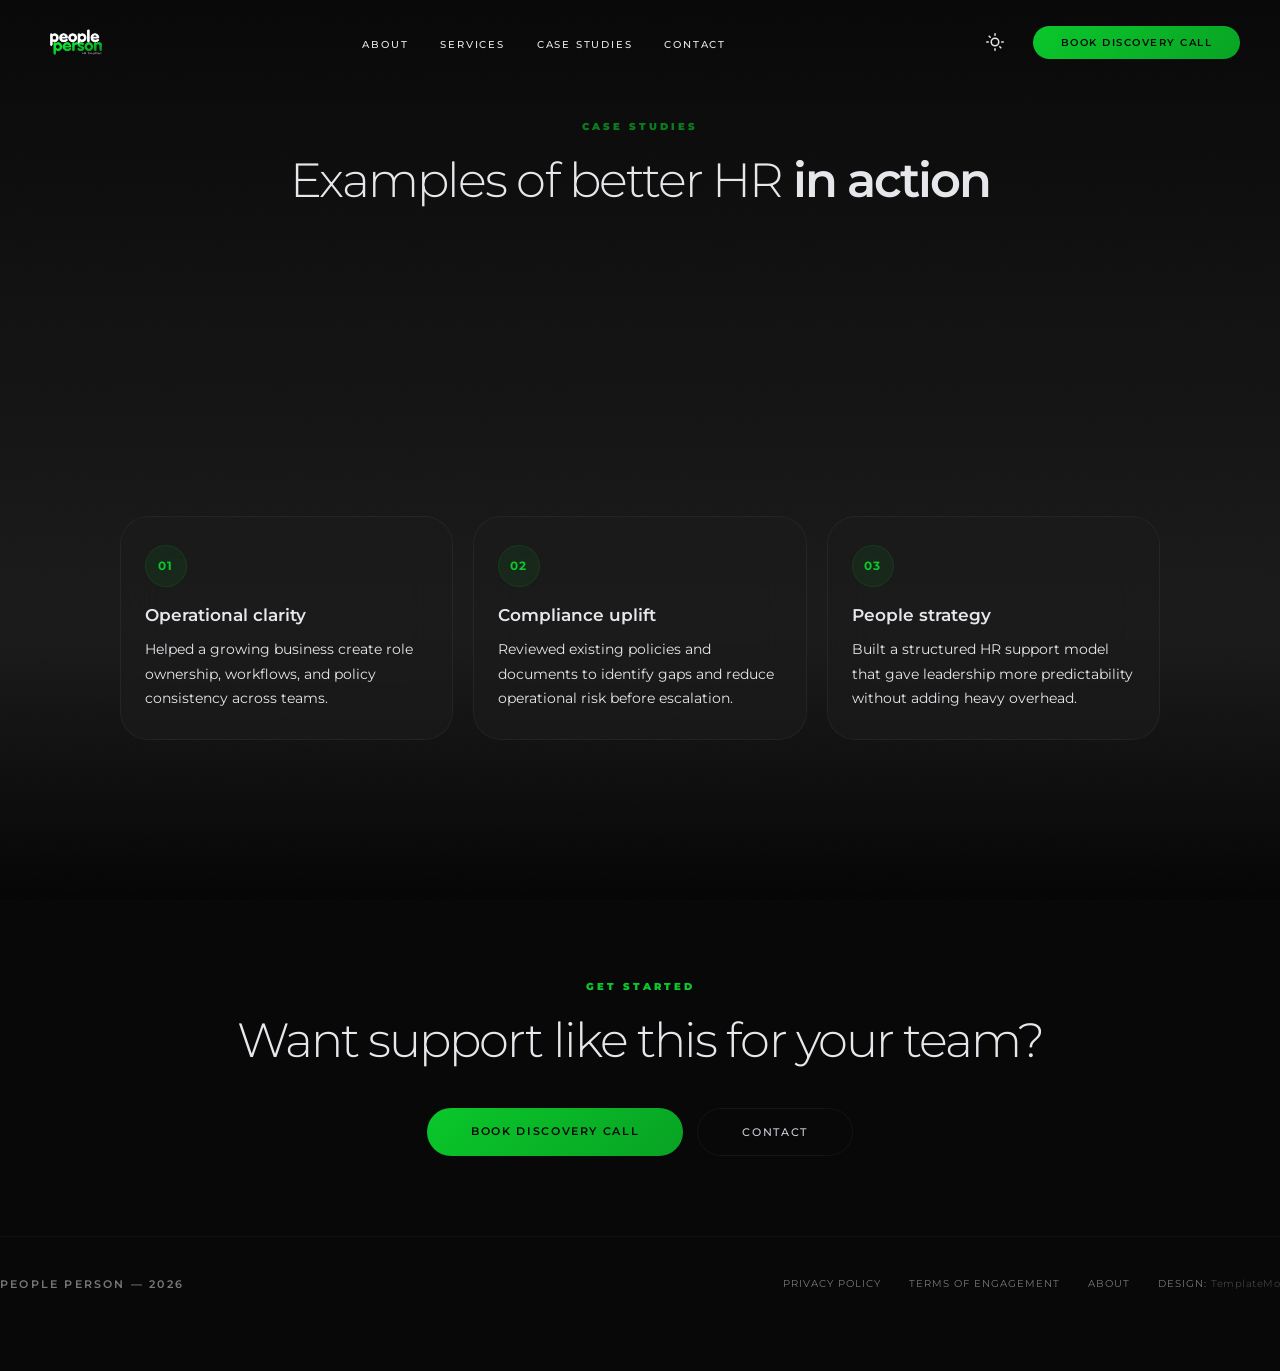
<file: case-studies.html>
<!DOCTYPE html>
<html lang="en">
<head>
  <meta charset="UTF-8">
  <meta name="viewport" content="width=device-width, initial-scale=1.0">
  <meta name="description" content="Case studies and examples of People Person's HR strategy, compliance, and people operations work.">
  <title>Case Studies | People Person</title>
  <link rel="preconnect" href="https://fonts.googleapis.com">
  <link href="https://fonts.googleapis.com/css2?family=Montserrat:wght=300;400;500;600;700&display=swap" rel="stylesheet">
  <link rel="stylesheet" href="templatemo-621-luminary-style.css">
</head>
<body>
  <svg class="grain" width="100%" height="100%"><filter id="n"><feTurbulence type="fractalNoise" baseFrequency="0.65" numOctaves="5" stitchTiles="stitch"/><feColorMatrix type="saturate" values="0"/></filter><rect width="100%" height="100%" filter="url(#n)"/></svg>
  <div class="atmosphere"></div>
  <nav class="top-nav" id="topNav">
    <a href="index.html" class="nav-brand" aria-label="People Person home">
      <img src="images/logo_dark_mode.png" alt="People Person Logo" class="logo-image logo-dark">
      <img src="images/logo_light_mode1.png" alt="People Person Logo" class="logo-image logo-light">
    </a>
    <ul class="nav-links">
      <li><a href="about.html">About</a></li>
      <li><a href="services.html">Services</a></li>
      <li><a href="case-studies.html">Case Studies</a></li>
      <li><a href="contact.html">Contact</a></li>
    </ul>
    <div class="nav-right" id="navRight">
      <button class="theme-toggle" id="themeToggle" aria-label="Toggle theme">
        <svg class="sun-icon" viewBox="0 0 24 24" width="18" height="18" stroke="currentColor" stroke-width="2" fill="none" stroke-linecap="round" stroke-linejoin="round"><circle cx="12" cy="12" r="5"></circle><line x1="12" y1="1" x2="12" y2="3"></line><line x1="12" y1="21" x2="12" y2="23"></line><line x1="4.22" y1="4.22" x2="5.64" y2="5.64"></line><line x1="18.36" y1="18.36" x2="19.78" y2="19.78"></line><line x1="1" y1="12" x2="3" y2="12"></line><line x1="21" y1="12" x2="23" y2="12"></line></svg>
        <svg class="moon-icon" viewBox="0 0 24 24" width="18" height="18" stroke="currentColor" stroke-width="2" fill="none" stroke-linecap="round" stroke-linejoin="round"><path d="M21 12.79A9 9 0 1 1 11.21 3 7 7 0 0 0 21 12.79z"></path></svg>
      </button>
      <a href="https://calendar.app.google/dWncbSp8jBmYi63D6" target="_blank" rel="noopener noreferrer" class="nav-cta">Book Discovery Call</a>
    </div>
    <button class="nav-toggle" id="navToggle" aria-label="Toggle menu" aria-expanded="false"><span class="toggle-bar"></span><span class="toggle-bar"></span></button>
  </nav>
  <div class="mobile-menu" id="mobileMenu"><div class="mobile-menu-inner"><div class="mobile-menu-links">
    <a href="index.html" class="mobile-menu-link" data-index="01">Home</a><a href="about.html" class="mobile-menu-link" data-index="02">About</a><a href="services.html" class="mobile-menu-link" data-index="03">Services</a><a href="case-studies.html" class="mobile-menu-link" data-index="04">Case Studies</a><a href="contact.html" class="mobile-menu-link" data-index="05">Contact</a>
  </div><div class="mobile-menu-footer"><a href="privacy.html">Privacy Policy</a><a href="terms.html">Terms of Engagement</a></div></div></div>

  <main class="main">
    <section class="section section-center">
      <p class="section-tag">Case Studies</p>
      <h1 class="section-title">Examples of better HR <strong>in action</strong></h1>
    </section>

    <section class="section">
      <div class="trust-grid">
        <div class="trust-card">
          <div class="trust-icon">01</div>
          <h3>Operational clarity</h3>
          <p>Helped a growing business create role ownership, workflows, and policy consistency across teams.</p>
        </div>
        <div class="trust-card">
          <div class="trust-icon">02</div>
          <h3>Compliance uplift</h3>
          <p>Reviewed existing policies and documents to identify gaps and reduce operational risk before escalation.</p>
        </div>
        <div class="trust-card">
          <div class="trust-icon">03</div>
          <h3>People strategy</h3>
          <p>Built a structured HR support model that gave leadership more predictability without adding heavy overhead.</p>
        </div>
      </div>
    </section>
  </main>

  <section class="footer-cta" id="cta">
    <p class="section-tag reveal">Get Started</p>
    <h2 class="section-title reveal reveal-d1">Want support like this for your team?</h2>
    <div class="footer-ctas reveal reveal-d3">
      <a href="https://calendar.app.google/dWncbSp8jBmYi63D6" target="_blank" rel="noopener noreferrer" class="btn-primary">Book Discovery Call</a>
      <a href="contact.html" class="btn-secondary">Contact</a>
    </div>
    <div class="footer-bar reveal reveal-d4" style="margin-top: 80px;">
      <div class="footer-brand">People Person &mdash; 2026</div>
      <div class="footer-links">
        <a href="privacy.html">Privacy Policy</a>
        <a href="terms.html">Terms of Engagement</a>
        <a href="about.html">About</a>
        <span class="footer-credit">Design: <a href="https://templatemo.com" target="_blank" rel="nofollow">TemplateMo</a></span>
      </div>
    </div>
  </section>

  <script src="templatemo-621-luminary-script.js"></script>
</body>
</html>
</file>
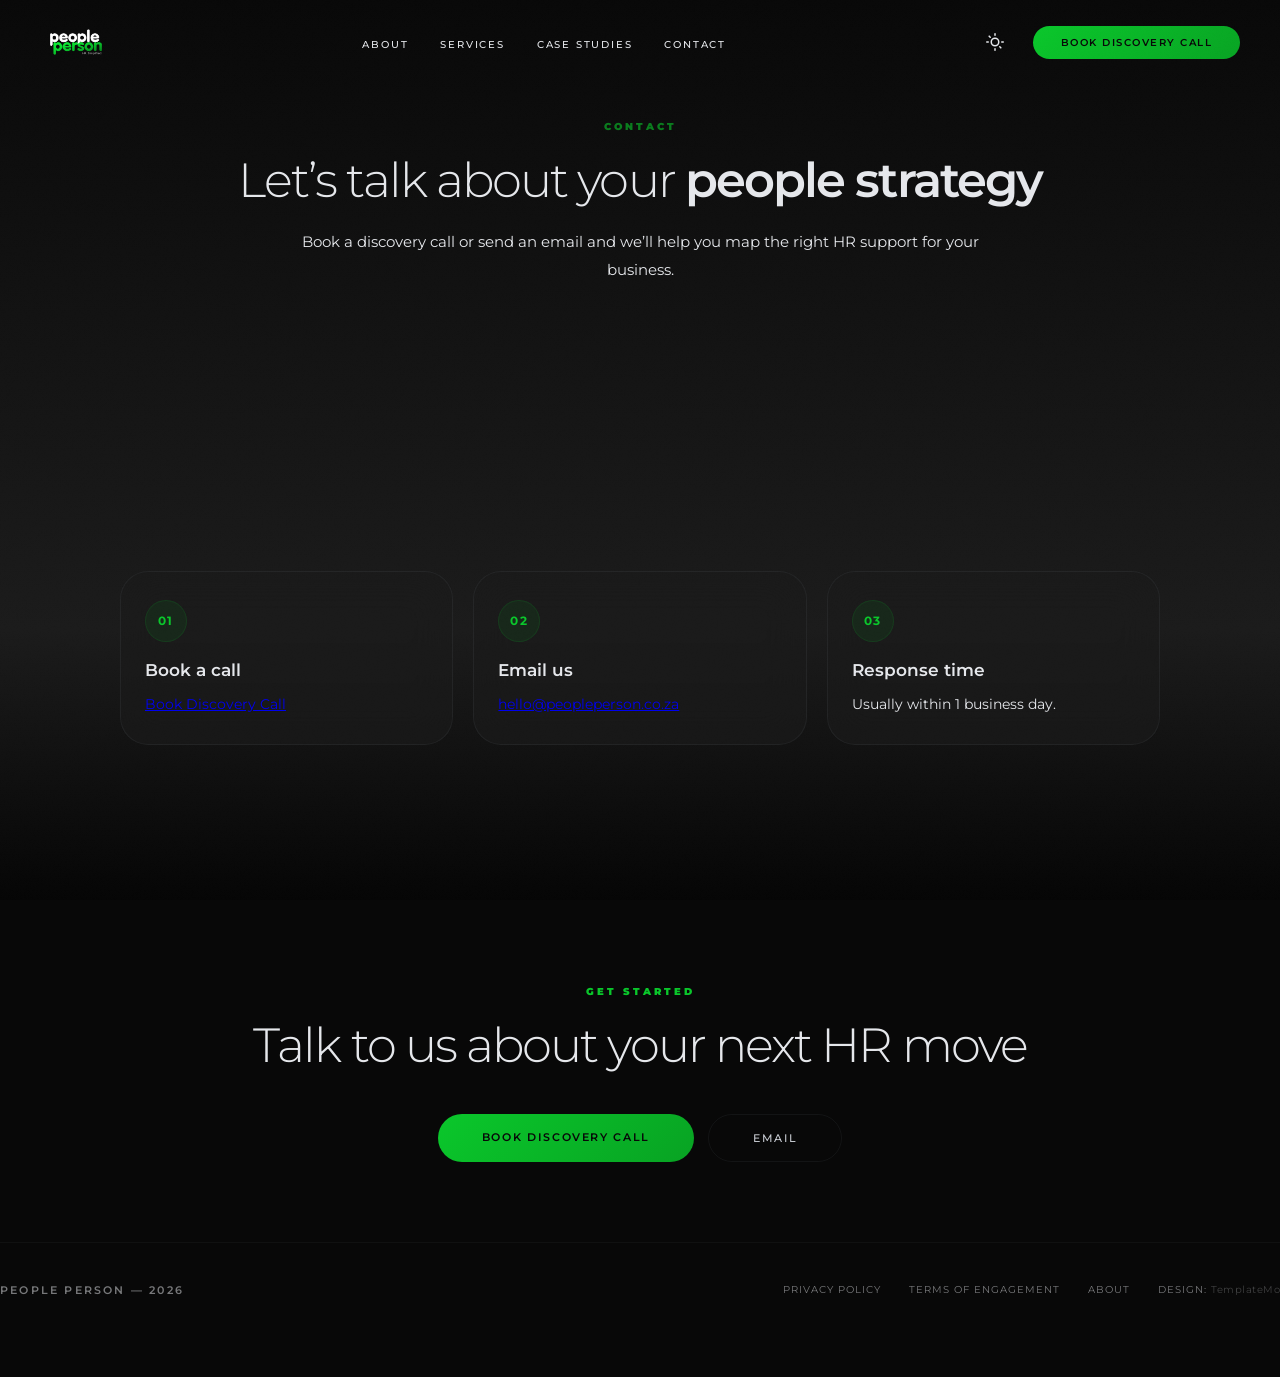
<file: contact.html>
<!DOCTYPE html>
<html lang="en">
<head>
  <meta charset="UTF-8">
  <meta name="viewport" content="width=device-width, initial-scale=1.0">
  <meta name="description" content="Contact People Person to book a discovery call or discuss your HR, compliance, and people operations needs.">
  <title>Contact | People Person</title>
  <link rel="preconnect" href="https://fonts.googleapis.com">
  <link href="https://fonts.googleapis.com/css2?family=Montserrat:wght=300;400;500;600;700&display=swap" rel="stylesheet">
  <link rel="stylesheet" href="templatemo-621-luminary-style.css">
</head>
<body>
  <svg class="grain" width="100%" height="100%"><filter id="n"><feTurbulence type="fractalNoise" baseFrequency="0.65" numOctaves="5" stitchTiles="stitch"/><feColorMatrix type="saturate" values="0"/></filter><rect width="100%" height="100%" filter="url(#n)"/></svg>
  <div class="atmosphere"></div>
  <nav class="top-nav" id="topNav">
    <a href="index.html" class="nav-brand" aria-label="People Person home">
      <img src="images/logo_dark_mode.png" alt="People Person Logo" class="logo-image logo-dark">
      <img src="images/logo_light_mode1.png" alt="People Person Logo" class="logo-image logo-light">
    </a>
    <ul class="nav-links">
      <li><a href="about.html">About</a></li>
      <li><a href="services.html">Services</a></li>
      <li><a href="case-studies.html">Case Studies</a></li>
      <li><a href="contact.html">Contact</a></li>
    </ul>
    <div class="nav-right" id="navRight">
      <button class="theme-toggle" id="themeToggle" aria-label="Toggle theme">
        <svg class="sun-icon" viewBox="0 0 24 24" width="18" height="18" stroke="currentColor" stroke-width="2" fill="none" stroke-linecap="round" stroke-linejoin="round"><circle cx="12" cy="12" r="5"></circle><line x1="12" y1="1" x2="12" y2="3"></line><line x1="12" y1="21" x2="12" y2="23"></line><line x1="4.22" y1="4.22" x2="5.64" y2="5.64"></line><line x1="18.36" y1="18.36" x2="19.78" y2="19.78"></line><line x1="1" y1="12" x2="3" y2="12"></line><line x1="21" y1="12" x2="23" y2="12"></line></svg>
        <svg class="moon-icon" viewBox="0 0 24 24" width="18" height="18" stroke="currentColor" stroke-width="2" fill="none" stroke-linecap="round" stroke-linejoin="round"><path d="M21 12.79A9 9 0 1 1 11.21 3 7 7 0 0 0 21 12.79z"></path></svg>
      </button>
      <a href="https://calendar.app.google/dWncbSp8jBmYi63D6" target="_blank" rel="noopener noreferrer" class="nav-cta">Book Discovery Call</a>
    </div>
    <button class="nav-toggle" id="navToggle" aria-label="Toggle menu" aria-expanded="false"><span class="toggle-bar"></span><span class="toggle-bar"></span></button>
  </nav>
  <div class="mobile-menu" id="mobileMenu"><div class="mobile-menu-inner"><div class="mobile-menu-links">
    <a href="index.html" class="mobile-menu-link" data-index="01">Home</a><a href="about.html" class="mobile-menu-link" data-index="02">About</a><a href="services.html" class="mobile-menu-link" data-index="03">Services</a><a href="case-studies.html" class="mobile-menu-link" data-index="04">Case Studies</a><a href="contact.html" class="mobile-menu-link" data-index="05">Contact</a>
  </div><div class="mobile-menu-footer"><a href="privacy.html">Privacy Policy</a><a href="terms.html">Terms of Engagement</a></div></div></div>

  <main class="main">
    <section class="section section-center">
      <p class="section-tag">Contact</p>
      <h1 class="section-title">Let’s talk about your <strong>people strategy</strong></h1>
      <p class="section-body" style="max-width: 720px; margin: 0 auto;">
        Book a discovery call or send an email and we’ll help you map the right HR support for your business.
      </p>
    </section>

    <section class="section section-center">
      <div class="trust-grid">
        <div class="trust-card">
          <div class="trust-icon">01</div>
          <h3>Book a call</h3>
          <p><a href="https://calendar.app.google/dWncbSp8jBmYi63D6" target="_blank" rel="noopener noreferrer">Book Discovery Call</a></p>
        </div>
        <div class="trust-card">
          <div class="trust-icon">02</div>
          <h3>Email us</h3>
          <p><a href="mailto:hello@peopleperson.co.za">hello@peopleperson.co.za</a></p>
        </div>
        <div class="trust-card">
          <div class="trust-icon">03</div>
          <h3>Response time</h3>
          <p>Usually within 1 business day.</p>
        </div>
      </div>
    </section>
  </main>

  <section class="footer-cta" id="cta">
    <p class="section-tag reveal">Get Started</p>
    <h2 class="section-title reveal reveal-d1">Talk to us about your next HR move</h2>
    <div class="footer-ctas reveal reveal-d3">
      <a href="https://calendar.app.google/dWncbSp8jBmYi63D6" target="_blank" rel="noopener noreferrer" class="btn-primary">Book Discovery Call</a>
      <a href="mailto:hello@peopleperson.co.za" class="btn-secondary">Email</a>
    </div>
    <div class="footer-bar reveal reveal-d4" style="margin-top: 80px;">
      <div class="footer-brand">People Person &mdash; 2026</div>
      <div class="footer-links">
        <a href="privacy.html">Privacy Policy</a>
        <a href="terms.html">Terms of Engagement</a>
        <a href="about.html">About</a>
        <span class="footer-credit">Design: <a href="https://templatemo.com" target="_blank" rel="nofollow">TemplateMo</a></span>
      </div>
    </div>
  </section>

  <script src="templatemo-621-luminary-script.js"></script>
</body>
</html>
</file>
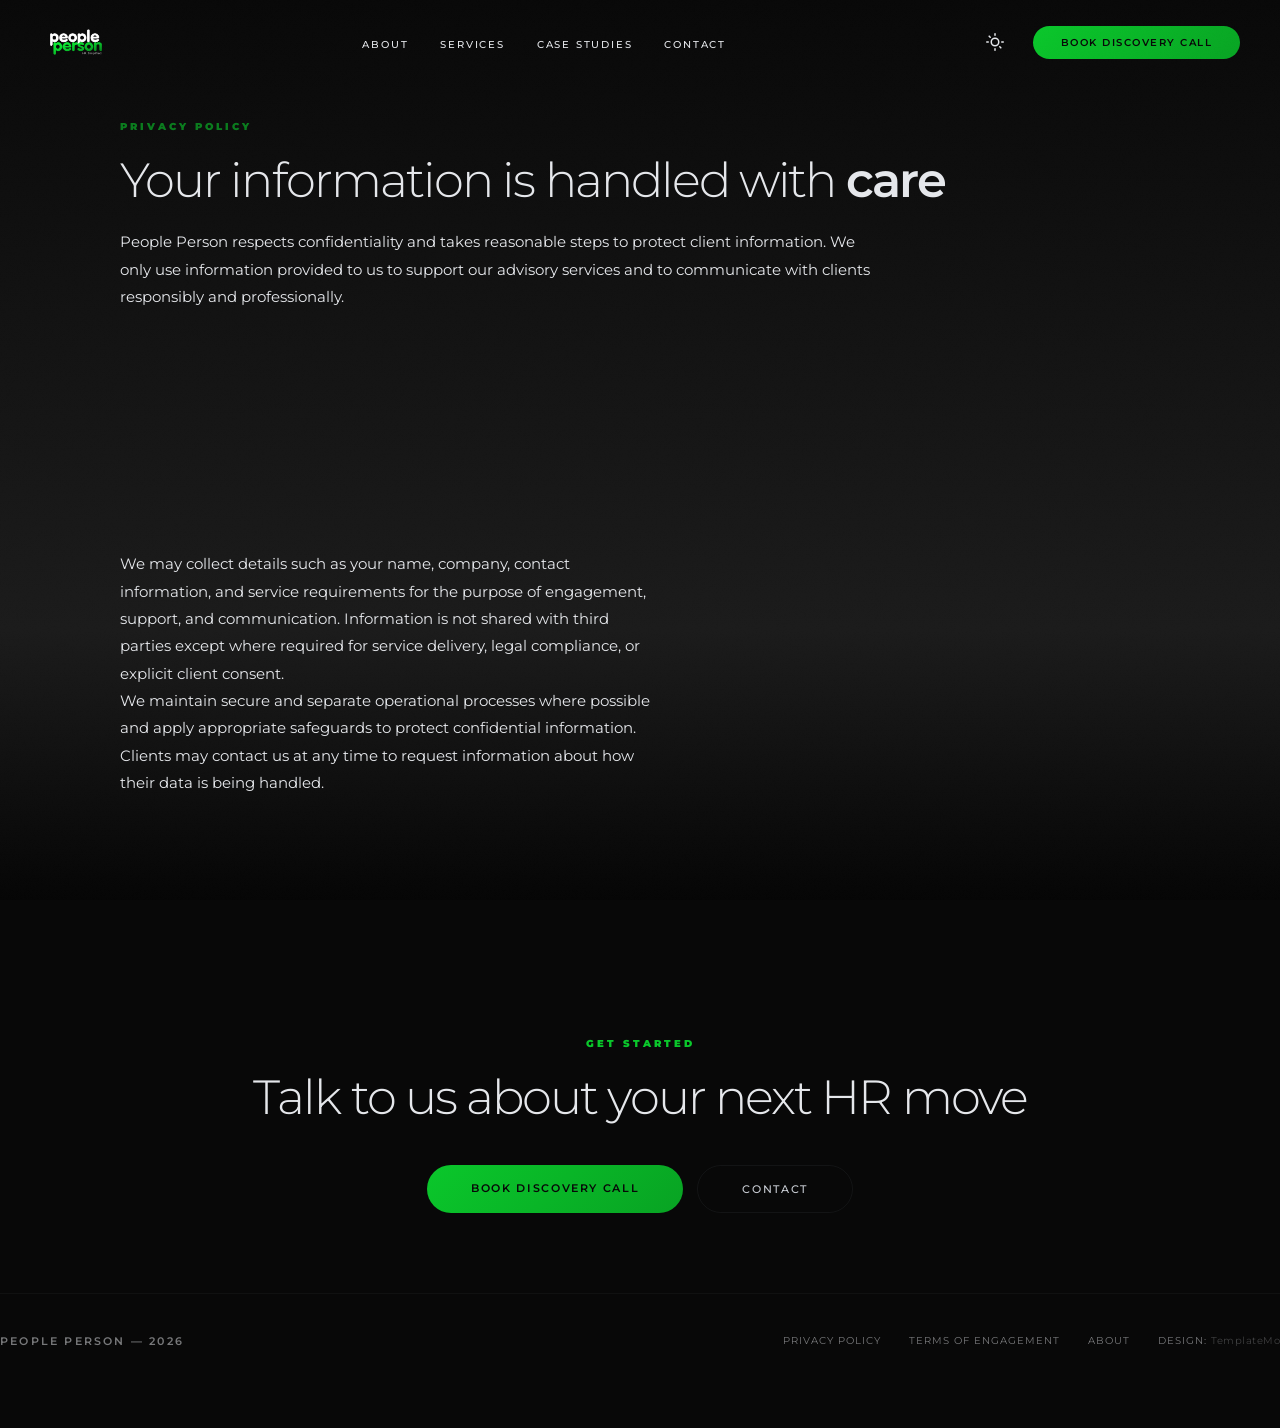
<file: privacy.html>
<!DOCTYPE html>
<html lang="en">
<head>
  <meta charset="UTF-8">
  <meta name="viewport" content="width=device-width, initial-scale=1.0">
  <meta name="description" content="People Person privacy policy and how we handle client information and confidentiality.">
  <title>Privacy Policy | People Person</title>
  <link rel="preconnect" href="https://fonts.googleapis.com">
  <link href="https://fonts.googleapis.com/css2?family=Montserrat:wght=300;400;500;600;700&display=swap" rel="stylesheet">
  <link rel="stylesheet" href="templatemo-621-luminary-style.css">
</head>
<body>
  <svg class="grain" width="100%" height="100%"><filter id="n"><feTurbulence type="fractalNoise" baseFrequency="0.65" numOctaves="5" stitchTiles="stitch"/><feColorMatrix type="saturate" values="0"/></filter><rect width="100%" height="100%" filter="url(#n)"/></svg>
  <div class="atmosphere"></div>
  <nav class="top-nav" id="topNav">
    <a href="index.html" class="nav-brand" aria-label="People Person home">
      <img src="images/logo_dark_mode.png" alt="People Person Logo" class="logo-image logo-dark">
      <img src="images/logo_light_mode1.png" alt="People Person Logo" class="logo-image logo-light">
    </a>
    <ul class="nav-links">
      <li><a href="about.html">About</a></li>
      <li><a href="services.html">Services</a></li>
      <li><a href="case-studies.html">Case Studies</a></li>
      <li><a href="contact.html">Contact</a></li>
    </ul>
    <div class="nav-right" id="navRight">
      <button class="theme-toggle" id="themeToggle" aria-label="Toggle theme">
        <svg class="sun-icon" viewBox="0 0 24 24" width="18" height="18" stroke="currentColor" stroke-width="2" fill="none" stroke-linecap="round" stroke-linejoin="round"><circle cx="12" cy="12" r="5"></circle><line x1="12" y1="1" x2="12" y2="3"></line><line x1="12" y1="21" x2="12" y2="23"></line><line x1="4.22" y1="4.22" x2="5.64" y2="5.64"></line><line x1="18.36" y1="18.36" x2="19.78" y2="19.78"></line><line x1="1" y1="12" x2="3" y2="12"></line><line x1="21" y1="12" x2="23" y2="12"></line></svg>
        <svg class="moon-icon" viewBox="0 0 24 24" width="18" height="18" stroke="currentColor" stroke-width="2" fill="none" stroke-linecap="round" stroke-linejoin="round"><path d="M21 12.79A9 9 0 1 1 11.21 3 7 7 0 0 0 21 12.79z"></path></svg>
      </button>
      <a href="https://calendar.app.google/dWncbSp8jBmYi63D6" target="_blank" rel="noopener noreferrer" class="nav-cta">Book Discovery Call</a>
    </div>
    <button class="nav-toggle" id="navToggle" aria-label="Toggle menu" aria-expanded="false"><span class="toggle-bar"></span><span class="toggle-bar"></span></button>
  </nav>
  <div class="mobile-menu" id="mobileMenu"><div class="mobile-menu-inner"><div class="mobile-menu-links">
    <a href="index.html" class="mobile-menu-link" data-index="01">Home</a><a href="about.html" class="mobile-menu-link" data-index="02">About</a><a href="services.html" class="mobile-menu-link" data-index="03">Services</a><a href="case-studies.html" class="mobile-menu-link" data-index="04">Case Studies</a><a href="contact.html" class="mobile-menu-link" data-index="05">Contact</a>
  </div><div class="mobile-menu-footer"><a href="privacy.html">Privacy Policy</a><a href="terms.html">Terms of Engagement</a></div></div></div>

  <main class="main">
    <section class="section">
      <p class="section-tag">Privacy Policy</p>
      <h1 class="section-title">Your information is handled with <strong>care</strong></h1>
      <p class="section-body" style="max-width: 760px;">
        People Person respects confidentiality and takes reasonable steps to protect client information. We only use information provided to us to support our advisory services and to communicate with clients responsibly and professionally.
      </p>
    </section>

    <section class="section">
      <p class="section-body">
        We may collect details such as your name, company, contact information, and service requirements for the purpose of engagement, support, and communication. Information is not shared with third parties except where required for service delivery, legal compliance, or explicit client consent.
      </p>
      <p class="section-body">
        We maintain secure and separate operational processes where possible and apply appropriate safeguards to protect confidential information. Clients may contact us at any time to request information about how their data is being handled.
      </p>
    </section>
  </main>

  <section class="footer-cta" id="cta">
    <p class="section-tag reveal">Get Started</p>
    <h2 class="section-title reveal reveal-d1">Talk to us about your next HR move</h2>
    <div class="footer-ctas reveal reveal-d3">
      <a href="https://calendar.app.google/dWncbSp8jBmYi63D6" target="_blank" rel="noopener noreferrer" class="btn-primary">Book Discovery Call</a>
      <a href="contact.html" class="btn-secondary">Contact</a>
    </div>
    <div class="footer-bar reveal reveal-d4" style="margin-top: 80px;">
      <div class="footer-brand">People Person &mdash; 2026</div>
      <div class="footer-links">
        <a href="privacy.html">Privacy Policy</a>
        <a href="terms.html">Terms of Engagement</a>
        <a href="about.html">About</a>
        <span class="footer-credit">Design: <a href="https://templatemo.com" target="_blank" rel="nofollow">TemplateMo</a></span>
      </div>
    </div>
  </section>

  <script src="templatemo-621-luminary-script.js"></script>
</body>
</html>
</file>
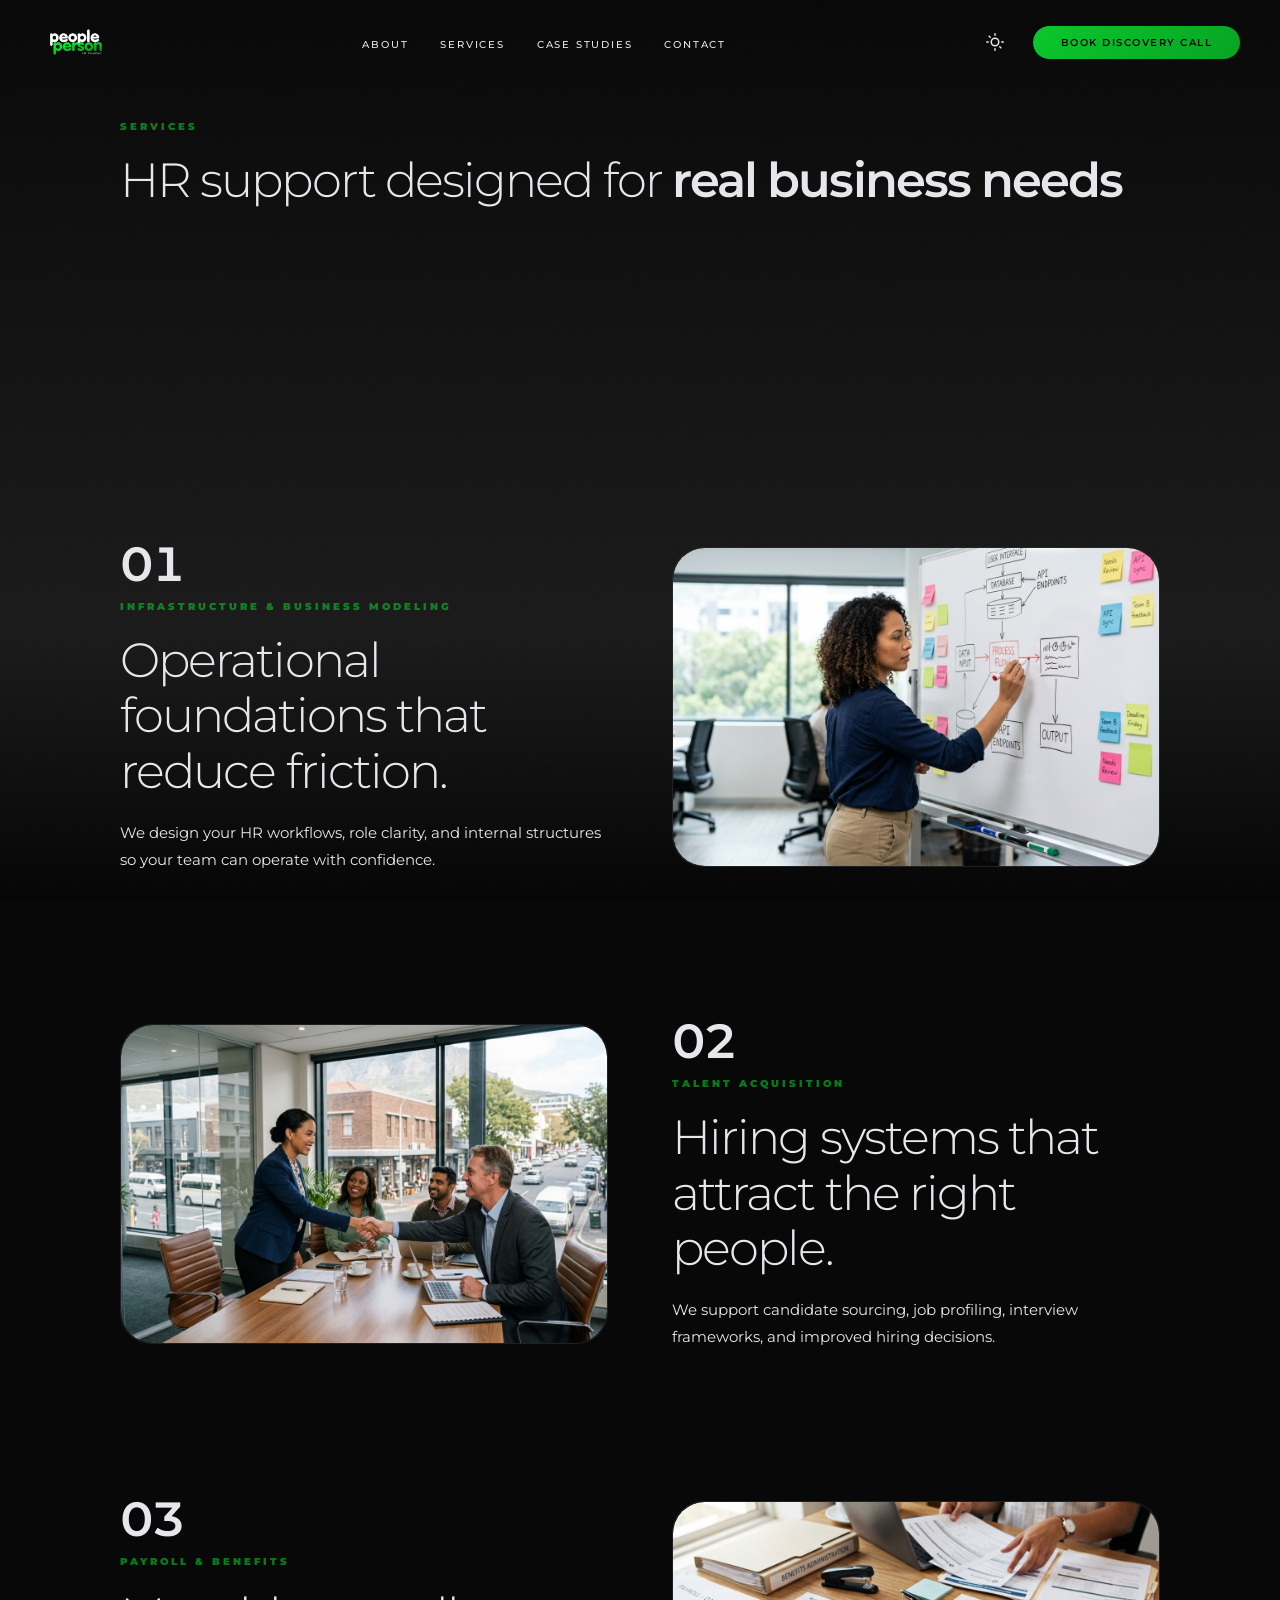
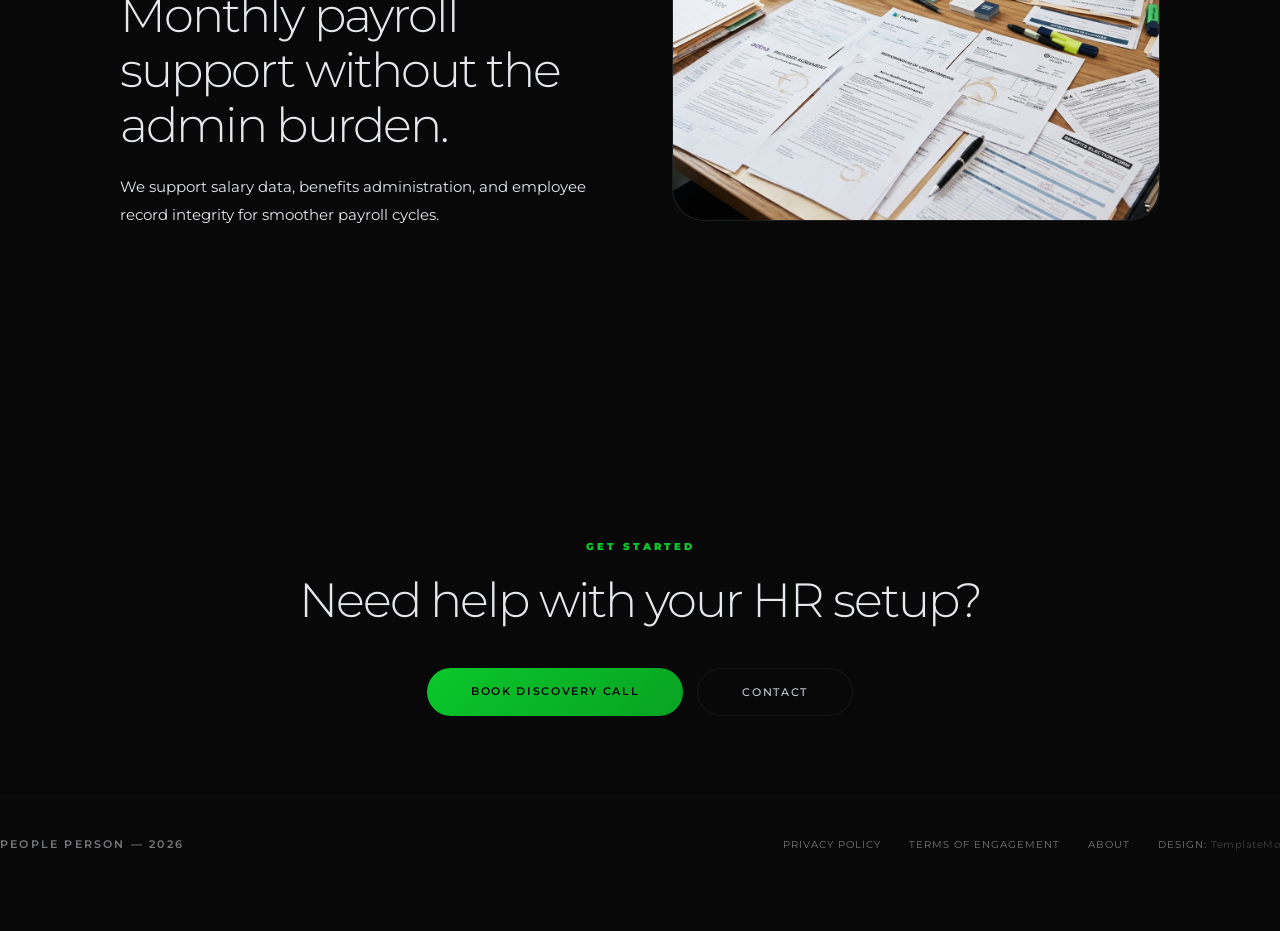
<file: services.html>
<!DOCTYPE html>
<html lang="en">
<head>
  <meta charset="UTF-8">
  <meta name="viewport" content="width=device-width, initial-scale=1.0">
  <meta name="description" content="People Person provides HR advisory, policy design, payroll support, compliance guidance, and people operations support.">
  <title>Services | People Person</title>
  <link rel="preconnect" href="https://fonts.googleapis.com">
  <link href="https://fonts.googleapis.com/css2?family=Montserrat:wght=300;400;500;600;700&display=swap" rel="stylesheet">
  <link rel="stylesheet" href="templatemo-621-luminary-style.css">
</head>
<body>
  <svg class="grain" width="100%" height="100%"><filter id="n"><feTurbulence type="fractalNoise" baseFrequency="0.65" numOctaves="5" stitchTiles="stitch"/><feColorMatrix type="saturate" values="0"/></filter><rect width="100%" height="100%" filter="url(#n)"/></svg>
  <div class="atmosphere"></div>
  <nav class="top-nav" id="topNav">
    <a href="index.html" class="nav-brand" aria-label="People Person home">
      <img src="images/logo_dark_mode.png" alt="People Person Logo" class="logo-image logo-dark">
      <img src="images/logo_light_mode1.png" alt="People Person Logo" class="logo-image logo-light">
    </a>
    <ul class="nav-links">
      <li><a href="about.html">About</a></li>
      <li><a href="services.html">Services</a></li>
      <li><a href="case-studies.html">Case Studies</a></li>
      <li><a href="contact.html">Contact</a></li>
    </ul>
    <div class="nav-right" id="navRight">
      <button class="theme-toggle" id="themeToggle" aria-label="Toggle theme">
        <svg class="sun-icon" viewBox="0 0 24 24" width="18" height="18" stroke="currentColor" stroke-width="2" fill="none" stroke-linecap="round" stroke-linejoin="round"><circle cx="12" cy="12" r="5"></circle><line x1="12" y1="1" x2="12" y2="3"></line><line x1="12" y1="21" x2="12" y2="23"></line><line x1="4.22" y1="4.22" x2="5.64" y2="5.64"></line><line x1="18.36" y1="18.36" x2="19.78" y2="19.78"></line><line x1="1" y1="12" x2="3" y2="12"></line><line x1="21" y1="12" x2="23" y2="12"></line></svg>
        <svg class="moon-icon" viewBox="0 0 24 24" width="18" height="18" stroke="currentColor" stroke-width="2" fill="none" stroke-linecap="round" stroke-linejoin="round"><path d="M21 12.79A9 9 0 1 1 11.21 3 7 7 0 0 0 21 12.79z"></path></svg>
      </button>
      <a href="https://calendar.app.google/dWncbSp8jBmYi63D6" target="_blank" rel="noopener noreferrer" class="nav-cta">Book Discovery Call</a>
    </div>
    <button class="nav-toggle" id="navToggle" aria-label="Toggle menu" aria-expanded="false"><span class="toggle-bar"></span><span class="toggle-bar"></span></button>
  </nav>
  <div class="mobile-menu" id="mobileMenu"><div class="mobile-menu-inner"><div class="mobile-menu-links">
    <a href="index.html" class="mobile-menu-link" data-index="01">Home</a><a href="about.html" class="mobile-menu-link" data-index="02">About</a><a href="services.html" class="mobile-menu-link" data-index="03">Services</a><a href="case-studies.html" class="mobile-menu-link" data-index="04">Case Studies</a><a href="contact.html" class="mobile-menu-link" data-index="05">Contact</a>
  </div><div class="mobile-menu-footer"><a href="privacy.html">Privacy Policy</a><a href="terms.html">Terms of Engagement</a></div></div></div>

  <main class="main">
    <section class="section">
      <p class="section-tag">Services</p>
      <h1 class="section-title">HR support designed for <strong>real business needs</strong></h1>
    </section>

    <section class="section">
      <div class="feature reveal">
        <div class="feature-content">
          <div class="feature-number">01</div>
          <p class="section-tag">Infrastructure & Business Modeling</p>
          <h2 class="section-title">Operational foundations that reduce friction.</h2>
          <p class="section-body">We design your HR workflows, role clarity, and internal structures so your team can operate with confidence.</p>
        </div>
        <div class="feature-visual">
          <img src="images/infrastructure_modelling.png" alt="HR workflow design on a whiteboard.">
        </div>
      </div>

      <div class="feature reverse reveal">
        <div class="feature-content">
          <div class="feature-number">02</div>
          <p class="section-tag">Talent Acquisition</p>
          <h2 class="section-title">Hiring systems that attract the right people.</h2>
          <p class="section-body">We support candidate sourcing, job profiling, interview frameworks, and improved hiring decisions.</p>
        </div>
        <div class="feature-visual">
          <img src="images/recruitment.png" alt="Interview process in a boardroom.">
        </div>
      </div>

      <div class="feature reveal">
        <div class="feature-content">
          <div class="feature-number">03</div>
          <p class="section-tag">Payroll & Benefits</p>
          <h2 class="section-title">Monthly payroll support without the admin burden.</h2>
          <p class="section-body">We support salary data, benefits administration, and employee record integrity for smoother payroll cycles.</p>
        </div>
        <div class="feature-visual">
          <img src="images/benefits_payroll.png" alt="Payroll and benefit documents on a desk.">
        </div>
      </div>
    </section>
  </main>

  <section class="footer-cta" id="cta">
    <p class="section-tag reveal">Get Started</p>
    <h2 class="section-title reveal reveal-d1">Need help with your HR setup?</h2>
    <div class="footer-ctas reveal reveal-d3">
      <a href="https://calendar.app.google/dWncbSp8jBmYi63D6" target="_blank" rel="noopener noreferrer" class="btn-primary">Book Discovery Call</a>
      <a href="contact.html" class="btn-secondary">Contact</a>
    </div>
    <div class="footer-bar reveal reveal-d4" style="margin-top: 80px;">
      <div class="footer-brand">People Person &mdash; 2026</div>
      <div class="footer-links">
        <a href="privacy.html">Privacy Policy</a>
        <a href="terms.html">Terms of Engagement</a>
        <a href="about.html">About</a>
        <span class="footer-credit">Design: <a href="https://templatemo.com" target="_blank" rel="nofollow">TemplateMo</a></span>
      </div>
    </div>
  </section>

  <script src="templatemo-621-luminary-script.js"></script>
</body>
</html>
</file>
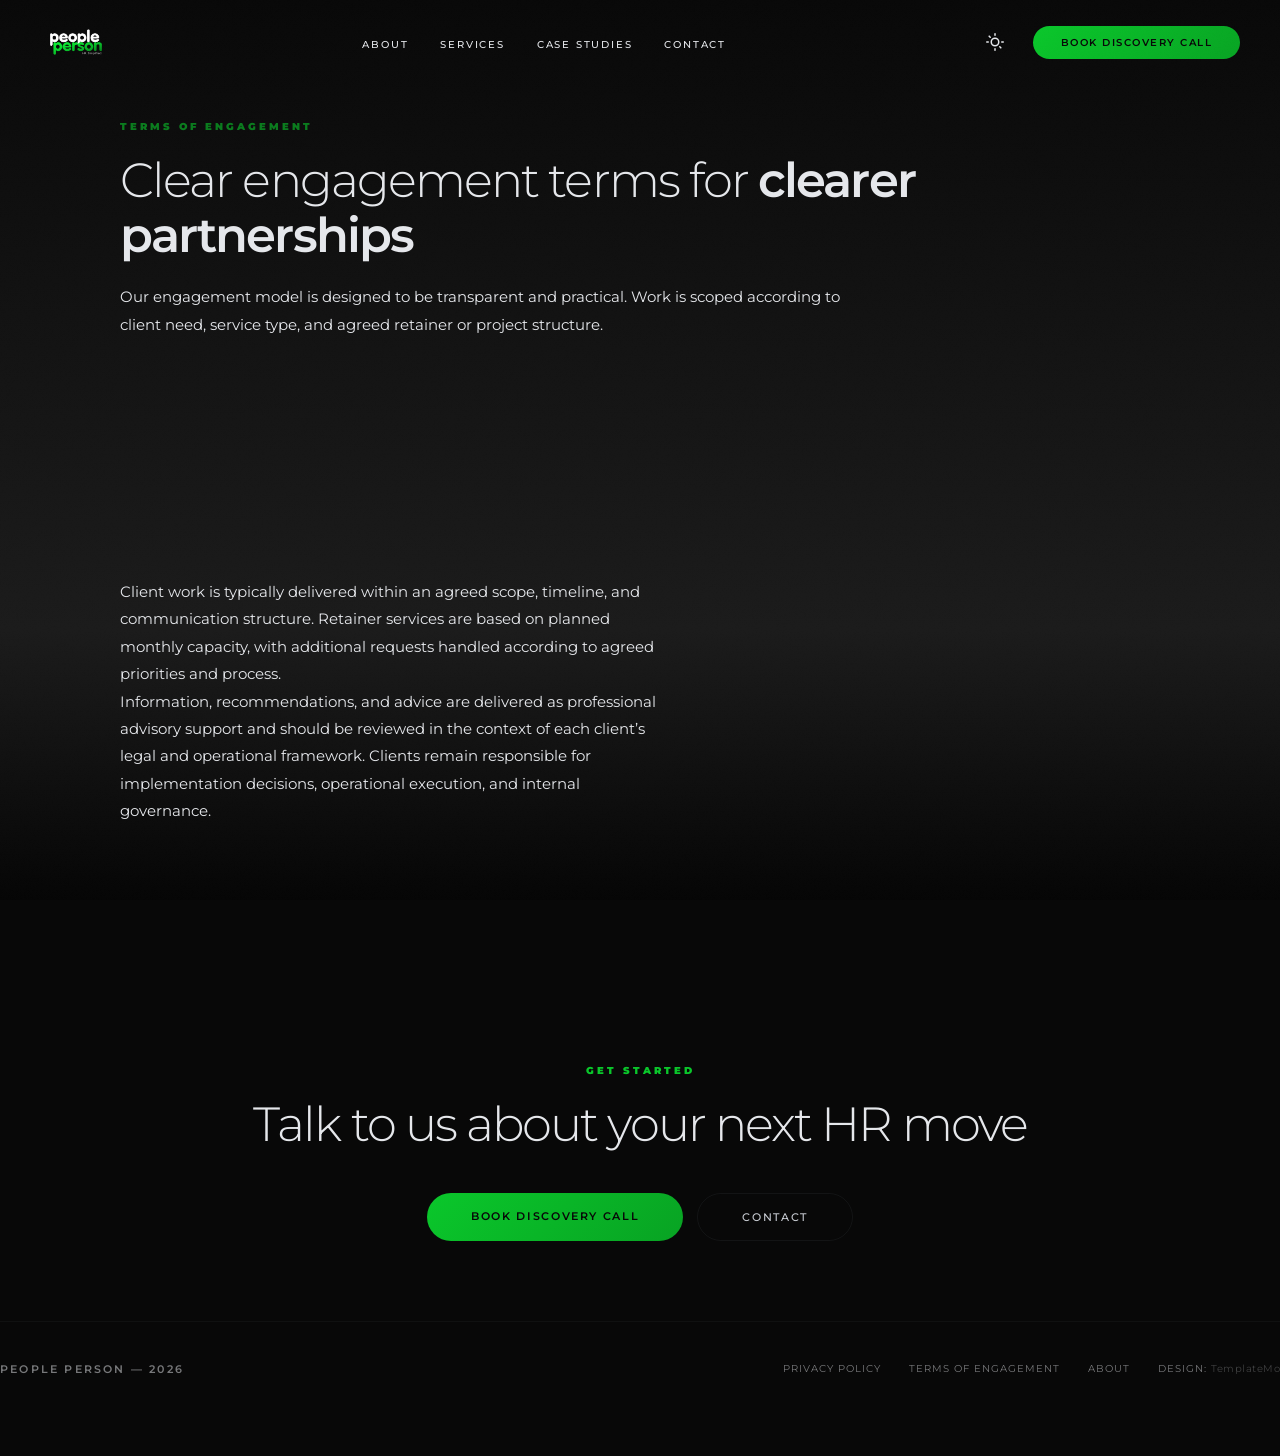
<file: terms.html>
<!DOCTYPE html>
<html lang="en">
<head>
  <meta charset="UTF-8">
  <meta name="viewport" content="width=device-width, initial-scale=1.0">
  <meta name="description" content="People Person terms of engagement and advisory service conditions.">
  <title>Terms of Engagement | People Person</title>
  <link rel="preconnect" href="https://fonts.googleapis.com">
  <link href="https://fonts.googleapis.com/css2?family=Montserrat:wght=300;400;500;600;700&display=swap" rel="stylesheet">
  <link rel="stylesheet" href="templatemo-621-luminary-style.css">
</head>
<body>
  <svg class="grain" width="100%" height="100%"><filter id="n"><feTurbulence type="fractalNoise" baseFrequency="0.65" numOctaves="5" stitchTiles="stitch"/><feColorMatrix type="saturate" values="0"/></filter><rect width="100%" height="100%" filter="url(#n)"/></svg>
  <div class="atmosphere"></div>
  <nav class="top-nav" id="topNav">
    <a href="index.html" class="nav-brand" aria-label="People Person home">
      <img src="images/logo_dark_mode.png" alt="People Person Logo" class="logo-image logo-dark">
      <img src="images/logo_light_mode1.png" alt="People Person Logo" class="logo-image logo-light">
    </a>
    <ul class="nav-links">
      <li><a href="about.html">About</a></li>
      <li><a href="services.html">Services</a></li>
      <li><a href="case-studies.html">Case Studies</a></li>
      <li><a href="contact.html">Contact</a></li>
    </ul>
    <div class="nav-right" id="navRight">
      <button class="theme-toggle" id="themeToggle" aria-label="Toggle theme">
        <svg class="sun-icon" viewBox="0 0 24 24" width="18" height="18" stroke="currentColor" stroke-width="2" fill="none" stroke-linecap="round" stroke-linejoin="round"><circle cx="12" cy="12" r="5"></circle><line x1="12" y1="1" x2="12" y2="3"></line><line x1="12" y1="21" x2="12" y2="23"></line><line x1="4.22" y1="4.22" x2="5.64" y2="5.64"></line><line x1="18.36" y1="18.36" x2="19.78" y2="19.78"></line><line x1="1" y1="12" x2="3" y2="12"></line><line x1="21" y1="12" x2="23" y2="12"></line></svg>
        <svg class="moon-icon" viewBox="0 0 24 24" width="18" height="18" stroke="currentColor" stroke-width="2" fill="none" stroke-linecap="round" stroke-linejoin="round"><path d="M21 12.79A9 9 0 1 1 11.21 3 7 7 0 0 0 21 12.79z"></path></svg>
      </button>
      <a href="https://calendar.app.google/dWncbSp8jBmYi63D6" target="_blank" rel="noopener noreferrer" class="nav-cta">Book Discovery Call</a>
    </div>
    <button class="nav-toggle" id="navToggle" aria-label="Toggle menu" aria-expanded="false"><span class="toggle-bar"></span><span class="toggle-bar"></span></button>
  </nav>
  <div class="mobile-menu" id="mobileMenu"><div class="mobile-menu-inner"><div class="mobile-menu-links">
    <a href="index.html" class="mobile-menu-link" data-index="01">Home</a><a href="about.html" class="mobile-menu-link" data-index="02">About</a><a href="services.html" class="mobile-menu-link" data-index="03">Services</a><a href="case-studies.html" class="mobile-menu-link" data-index="04">Case Studies</a><a href="contact.html" class="mobile-menu-link" data-index="05">Contact</a>
  </div><div class="mobile-menu-footer"><a href="privacy.html">Privacy Policy</a><a href="terms.html">Terms of Engagement</a></div></div></div>

  <main class="main">
    <section class="section">
      <p class="section-tag">Terms of Engagement</p>
      <h1 class="section-title">Clear engagement terms for <strong>clearer partnerships</strong></h1>
      <p class="section-body" style="max-width: 760px;">
        Our engagement model is designed to be transparent and practical. Work is scoped according to client need, service type, and agreed retainer or project structure.
      </p>
    </section>

    <section class="section">
      <p class="section-body">
        Client work is typically delivered within an agreed scope, timeline, and communication structure. Retainer services are based on planned monthly capacity, with additional requests handled according to agreed priorities and process.
      </p>
      <p class="section-body">
        Information, recommendations, and advice are delivered as professional advisory support and should be reviewed in the context of each client’s legal and operational framework. Clients remain responsible for implementation decisions, operational execution, and internal governance.
      </p>
    </section>
  </main>

  <section class="footer-cta" id="cta">
    <p class="section-tag reveal">Get Started</p>
    <h2 class="section-title reveal reveal-d1">Talk to us about your next HR move</h2>
    <div class="footer-ctas reveal reveal-d3">
      <a href="https://calendar.app.google/dWncbSp8jBmYi63D6" target="_blank" rel="noopener noreferrer" class="btn-primary">Book Discovery Call</a>
      <a href="contact.html" class="btn-secondary">Contact</a>
    </div>
    <div class="footer-bar reveal reveal-d4" style="margin-top: 80px;">
      <div class="footer-brand">People Person &mdash; 2026</div>
      <div class="footer-links">
        <a href="privacy.html">Privacy Policy</a>
        <a href="terms.html">Terms of Engagement</a>
        <a href="about.html">About</a>
        <span class="footer-credit">Design: <a href="https://templatemo.com" target="_blank" rel="nofollow">TemplateMo</a></span>
      </div>
    </div>
  </section>

  <script src="templatemo-621-luminary-script.js"></script>
</body>
</html>
</file>
<file: templatemo-621-luminary-style.css>
/*
TemplateMo 621 Luminary
https://templatemo.com/tm-621-luminary
*/

*, *::before, *::after { margin: 0; padding: 0; box-sizing: border-box; }

:root {
  --base-deep: #080808;
  --base-mid: #121212;
  --base-soft: #1b1b1b;
  --slate-warm: #6B7280;
  --slate-light: #E5E7EB;
  --graphite: #1f1f1f;
  --graphite-soft: #2d2d2d;
  --ivory: #E5E7EB;
  --ivory-muted: #C9CDD4;
  --silver: #0ac72b;
  --green: #0ac72b;
  --panel-bg: rgba(27, 27, 27, 0.65);
  --panel-border: rgba(156, 163, 175, 0.08);
  --silk-ease: cubic-bezier(0.16, 1, 0.3, 1);
}

html { scroll-behavior: smooth; font-size: 16px; scroll-padding-top: 80px; }

body {
  font-family: 'Montserrat', sans-serif;
  background: var(--base-deep);
  color: var(--ivory);
  overflow-x: hidden;
  -webkit-font-smoothing: antialiased;
}

/* ── Grain ── */
.grain {
  position: fixed; inset: 0; pointer-events: none; z-index: 9999;
  opacity: 0.028; mix-blend-mode: overlay;
}

/* ── BG ── */
.atmosphere {
  position: fixed; inset: 0; z-index: 0;
  background: linear-gradient(180deg, #080808 0%, #121212 35%, #1b1b1b 70%, #050505 100%);
}

/* ── Nav ── */
.top-nav {
  position: fixed; top: 0; left: 0; right: 0; z-index: 600;
  display: flex; justify-content: space-between; align-items: center;
  padding: 24px 40px;
  transition: background 0.8s var(--silk-ease), padding 0.8s var(--silk-ease);
}
.top-nav.scrolled {
  background: rgba(8, 8, 8, 0.85);
  backdrop-filter: blur(20px); -webkit-backdrop-filter: blur(20px);
  padding: 16px 40px;
}
.nav-brand { display: flex; align-items: center; text-decoration: none; }
.logo-image { height: 36px; width: auto; object-fit: contain; }
body:not(.light-mode) .logo-light { display: none; }
body:not(.light-mode) .logo-dark { display: block; }
body.light-mode .logo-light { display: block; }
body.light-mode .logo-dark { display: none; }
.nav-links { display: flex; gap: 32px; list-style: none; align-items: center; }
.nav-links a {
  font-size: 10px; font-weight: 500; letter-spacing: 0.18em; text-transform: uppercase;
  color: var(--slate-light); text-decoration: none; position: relative; padding: 14px 0 6px;
  transition: color 0.8s var(--silk-ease);
}
.nav-links a::after {
  content: ''; position: absolute; top: 0; left: 50%;
  width: 6px; height: 6px;
  border-right: 1px solid var(--silver); border-bottom: 1px solid var(--silver);
  transform: translateX(-50%) rotate(45deg) translateY(-8px);
  opacity: 0; transition: transform 0.8s var(--silk-ease), opacity 0.6s var(--silk-ease);
  pointer-events: none;
}
.nav-links a:hover { color: var(--ivory); }
.nav-links a:hover::after { opacity: 0.7; transform: translateX(-50%) rotate(45deg) translateY(0); }
.nav-links a.active { color: var(--ivory-muted); }
.nav-links a.active::after { opacity: 0.4; transform: translateX(-50%) rotate(45deg) translateY(0); }
.nav-cta {
  padding: 10px 28px; border-radius: 100px; font-family: inherit;
  font-size: 10px; font-weight: 600; letter-spacing: 0.15em; text-transform: uppercase;
  background: linear-gradient(135deg, var(--silver), #08a323);
  color: var(--base-deep); border: none; cursor: pointer; text-decoration: none;
  transition: transform 0.8s var(--silk-ease), box-shadow 0.8s var(--silk-ease);
}
.nav-cta:hover { transform: scale(1.03); box-shadow: 0 6px 30px rgba(10,199,43,0.15); }

/* ── Hamburger ── */
.nav-toggle {
  display: none; background: none; border: none; cursor: pointer;
  width: 32px; height: 24px; position: relative; padding: 0;
}
.toggle-bar {
  display: block; width: 100%; height: 1.5px; background: var(--ivory);
  position: absolute; left: 0;
  transition: transform 0.6s var(--silk-ease), top 0.6s var(--silk-ease);
}
.toggle-bar:nth-child(1) { top: 6px; }
.toggle-bar:nth-child(2) { top: 16px; }
.nav-toggle.active .toggle-bar:nth-child(1) { top: 11px; transform: rotate(45deg); }
.nav-toggle.active .toggle-bar:nth-child(2) { top: 11px; transform: rotate(-45deg); }

/* ── Mobile Menu ── */
.mobile-menu {
  position: fixed; inset: 0; z-index: 550;
  pointer-events: none; opacity: 0; visibility: hidden;
  transition: opacity 0.6s var(--silk-ease), visibility 0.6s var(--silk-ease);
}
.mobile-menu.open { opacity: 1; visibility: visible; pointer-events: auto; }
.mobile-menu-inner {
  position: absolute; inset: 0;
  background: rgba(8, 8, 8, 0.94);
  backdrop-filter: blur(40px); -webkit-backdrop-filter: blur(40px);
  display: flex; flex-direction: column; justify-content: center;
  padding: 100px 40px 60px; overflow-y: auto;
}
.mobile-menu-links { display: flex; flex-direction: column; flex: 1; justify-content: center; }
.mobile-menu-link {
  display: flex; align-items: baseline; gap: 16px;
  font-size: clamp(1.6rem, 5vw, 2.6rem); font-weight: 300; letter-spacing: -0.02em;
  color: var(--ivory); text-decoration: none; padding: 14px 0;
  border-bottom: 1px solid rgba(156,163,175,0.06); position: relative;
  opacity: 0; transform: translateY(20px);
  transition: opacity 0.3s ease, transform 0.3s ease, color 0.6s var(--silk-ease);
}
.mobile-menu.open .mobile-menu-link {
  opacity: 1; transform: translateY(0);
  transition: opacity 0.5s var(--silk-ease), transform 0.5s var(--silk-ease), color 0.6s var(--silk-ease);
}
.mobile-menu.open .mobile-menu-link:nth-child(1) { transition-delay: 0.06s; }
.mobile-menu.open .mobile-menu-link:nth-child(2) { transition-delay: 0.12s; }
.mobile-menu.open .mobile-menu-link:nth-child(3) { transition-delay: 0.18s; }
.mobile-menu.open .mobile-menu-link:nth-child(4) { transition-delay: 0.24s; }
.mobile-menu.open .mobile-menu-link:nth-child(5) { transition-delay: 0.30s; }
.mobile-menu.open .mobile-menu-link:nth-child(6) { transition-delay: 0.36s; }
.mobile-menu.open .mobile-menu-link:nth-child(7) { transition-delay: 0.42s; }
.mobile-menu-link::before {
  content: attr(data-index); font-size: 10px; font-weight: 500;
  letter-spacing: 0.15em; color: var(--slate-light); opacity: 0.4;
  min-width: 24px; font-variant-numeric: tabular-nums;
}
.mobile-menu-footer {
  display: flex; justify-content: space-between; align-items: center;
  padding-top: 24px; border-top: 1px solid rgba(156,163,175,0.06);
  opacity: 0; transition: opacity 0.3s ease;
}
.mobile-menu.open .mobile-menu-footer {
  opacity: 1; transition: opacity 0.5s var(--silk-ease) 0.45s;
}
.mobile-menu-footer a {
  font-size: 10px; font-weight: 400; letter-spacing: 0.1em; text-transform: uppercase;
  color: var(--slate-light); opacity: 0.4; text-decoration: none;
}
body.menu-open { overflow: hidden; }
body.menu-open .top-nav { background: rgba(8,8,8,0.95); backdrop-filter: blur(20px); }

/* ── Side Panels ── */
.side-panel {
  position: fixed; top: 50%; transform: translateY(-50%);
  width: 56px; z-index: 100;
  display: flex; flex-direction: column; align-items: center;
  gap: 14px; padding: 24px 0;
}
.side-panel.left { left: 20px; }
.side-panel.right { right: 20px; }
.side-label {
  writing-mode: vertical-rl; text-orientation: mixed;
  font-size: 9px; font-weight: 500; letter-spacing: 0.25em; text-transform: uppercase;
  color: var(--slate-light); opacity: 0.5;
}
.side-track {
  width: 1px; height: 160px;
  background: rgba(156,163,175,0.06); position: relative; border-radius: 1px;
}
.side-track-fill {
  position: absolute; top: 0; left: 0; width: 100%; height: 0%;
  background: linear-gradient(to bottom, var(--silver), rgba(10,199,43,0.15));
  border-radius: 1px; transition: height 1.2s var(--silk-ease);
}
.side-dot {
  width: 6px; height: 6px; border-radius: 50%;
  background: var(--slate-light); opacity: 0.15;
  transition: opacity 0.8s var(--silk-ease), transform 0.8s var(--silk-ease), box-shadow 0.8s var(--silk-ease);
}
.side-dot.active {
  opacity: 0.8; background: var(--silver);
  box-shadow: 0 0 12px rgba(10,199,43,0.3); transform: scale(1.3);
}
.side-readout {
  font-size: 9px; font-weight: 400; letter-spacing: 0.1em;
  color: var(--slate-light); opacity: 0.35;
  font-variant-numeric: tabular-nums;
}

/* ── Container ── */
.main { position: relative; z-index: 10; max-width: 1120px; margin: 0 auto; padding: 0 40px; }

/* ── Shared ── */
.section { padding: 120px 0; position: relative; }
.section-tag {
  font-size: 10px; font-weight: 1000; letter-spacing: 0.3em; text-transform: uppercase;
  color: var(--green); opacity: 0.6; margin-bottom: 20px;
}
.section-title {
  font-size: clamp(2rem, 4vw, 3rem); font-weight: 300;
  letter-spacing: -0.04em; line-height: 1.15; color: var(--ivory); margin-bottom: 20px;
}
.section-title strong { font-weight: 600; }
.section-body {
  font-size: 0.95rem; font-weight: 400; line-height: 1.8; color: var(--slate-light); max-width: 540px;
}
.section-center { text-align: center; }
.section-center .section-body { margin: 0 auto; }

.silk-divider { width: 100px; height: 1px; background: linear-gradient(90deg, transparent, var(--panel-border), transparent); margin: 0 auto; }

.btn-primary {
  display: inline-block; padding: 16px 44px; border-radius: 100px;
  background: linear-gradient(135deg, var(--silver), #08a323);
  color: var(--base-deep); font-family: inherit; font-size: 11px; font-weight: 600;
  letter-spacing: 0.15em; text-transform: uppercase; border: none; cursor: pointer;
  text-decoration: none;
  transition: transform 0.8s var(--silk-ease), box-shadow 0.8s var(--silk-ease);
}
.btn-primary:hover { transform: scale(1.02); box-shadow: 0 8px 40px rgba(10,199,43,0.18); }
.btn-secondary {
  display: inline-block; padding: 16px 44px; border-radius: 100px; background: transparent;
  color: var(--ivory-muted); font-family: inherit; font-size: 11px; font-weight: 500;
  letter-spacing: 0.15em; text-transform: uppercase;
  border: 1px solid var(--panel-border); cursor: pointer; text-decoration: none;
  transition: transform 0.8s var(--silk-ease), border-color 0.8s var(--silk-ease), background 0.8s var(--silk-ease);
}
.btn-secondary:hover { transform: scale(1.02); border-color: rgba(156,163,175,0.2); background: rgba(156,163,175,0.04); }

/* ── Reveal ── */
.reveal {
  opacity: 0; transform: translateY(36px);
  transition: opacity 1.2s var(--silk-ease), transform 1.2s var(--silk-ease);
}
.reveal.visible { opacity: 1; transform: translateY(0); }
.reveal-d1 { transition-delay: 0.1s; }
.reveal-d2 { transition-delay: 0.2s; }
.reveal-d3 { transition-delay: 0.3s; }
.reveal-d4 { transition-delay: 0.4s; }

/* ══════════════════════════════════
   HERO
   ══════════════════════════════════ */
.hero {
  min-height: 100vh; display: flex; flex-direction: column;
  justify-content: center; align-items: center; text-align: center;
  padding: 120px 0 80px; position: relative;
}
.hero-grid {
  position: absolute; bottom: 0; left: 50%; height: 80%;
  width: 100vw; transform: translateX(-50%);
  z-index: 0; pointer-events: none;
  --mx: 50%; --my: 50%;
  background-image:
    linear-gradient(to right, rgba(156,163,175,0.22) 1px, transparent 1px),
    linear-gradient(to bottom, rgba(156,163,175,0.22) 1px, transparent 1px);
  background-size: 120px 120px;
  background-position: center bottom;
  -webkit-mask-image:
    radial-gradient(circle 300px at var(--mx) var(--my), rgba(0,0,0,1) 0%, transparent 65%),
    linear-gradient(to bottom, transparent 0%, transparent 25%, rgba(0,0,0,0.1) 45%, rgba(0,0,0,0.25) 70%, rgba(0,0,0,0.4) 100%);
  mask-image:
    radial-gradient(circle 300px at var(--mx) var(--my), rgba(0,0,0,1) 0%, transparent 65%),
    linear-gradient(to bottom, transparent 0%, transparent 25%, rgba(0,0,0,0.1) 45%, rgba(0,0,0,0.25) 70%, rgba(0,0,0,0.4) 100%);
  -webkit-mask-composite: source-over;
  mask-composite: add;
}
.hero > *:not(.hero-grid) { position: relative; z-index: 1; }
.hero-badge {
  display: inline-flex; align-items: center; gap: 10px;
  padding: 10px 24px; border-radius: 100px;
  background: var(--panel-bg); border: 1px solid var(--panel-border);
  backdrop-filter: blur(20px); margin-bottom: 40px;
  opacity: 0; transform: translateY(16px);
  animation: fadeUp 1.2s var(--silk-ease) 0.2s forwards;
}
.hero-badge-dot {
  width: 6px; height: 6px; border-radius: 50%; background: var(--silver);
  box-shadow: 0 0 8px rgba(10,199,43,0.4); animation: pulse 3s ease-in-out infinite;
}
.hero-badge span { font-size: 10px; font-weight: 600; letter-spacing: 0.2em; text-transform: uppercase; color: var(--slate-light); }

.hero h1 {
  font-size: clamp(2.8rem, 6.5vw, 5.5rem); font-weight: 300;
  letter-spacing: -0.05em; line-height: 1;
  opacity: 0; transform: translateY(24px);
  animation: fadeUp 1.4s var(--silk-ease) 0.4s forwards;
}
.hero h1 em {
  font-style: normal; font-weight: 600;
  background: linear-gradient(135deg, var(--ivory), var(--silver), #8effa3);
  -webkit-background-clip: text; -webkit-text-fill-color: transparent; background-clip: text;
}
.hero-sub {
  font-size: clamp(0.85rem, 1.2vw, 1rem); font-weight: 400; line-height: 1.7;
  color: var(--slate-light); max-width: 520px; margin: 28px auto 48px;
  opacity: 0; transform: translateY(16px);
  animation: fadeUp 1.4s var(--silk-ease) 0.6s forwards;
}
.hero-ctas {
  display: flex; gap: 14px;
  opacity: 0; transform: translateY(16px);
  animation: fadeUp 1.4s var(--silk-ease) 0.8s forwards;
}
.hero-metrics {
  display: flex; justify-content: center; gap: 56px; margin-top: 72px;
  opacity: 0; transform: translateY(16px);
  animation: fadeUp 1.4s var(--silk-ease) 1s forwards;
}
.metric { text-align: center; }
.metric-value {
  font-size: clamp(1.8rem, 3vw, 2.6rem); font-weight: 300; letter-spacing: -0.04em;
  color: var(--ivory); line-height: 1; font-variant-numeric: tabular-nums;
}
.metric-value span { font-size: 0.5em; font-weight: 400; color: var(--slate-light); vertical-align: super; margin-left: 2px; }
.metric-label { font-size: 9px; font-weight: 500; letter-spacing: 0.2em; text-transform: uppercase; color: var(--slate-light); margin-top: 8px; }

@keyframes fadeUp { to { opacity: 1; transform: translateY(0); } }
@keyframes pulse { 0%,100% { opacity: 1; } 50% { opacity: 0.4; } }

/* ══════════════════════════════════
   LOGO TICKER
   ══════════════════════════════════ */
.logo-ticker {
  padding: 60px 0; border-top: 1px solid var(--panel-border); border-bottom: 1px solid var(--panel-border);
  overflow: hidden; position: relative; z-index: 10;
}
.logo-ticker-label {
  text-align: center; font-size: 9.5px; font-weight: 600; letter-spacing: 0.25em;
  text-transform: uppercase; color: var(--slate-light); opacity: 0.85; margin-bottom: 32px;
}
.ticker-track {
  display: flex; width: max-content;
  animation: tickerScroll 30s linear infinite;
}
.ticker-track:hover { animation-play-state: paused; }
.ticker-item {
  flex-shrink: 0; padding: 0 40px; display: flex; align-items: center;
  font-size: 14px; font-weight: 600; letter-spacing: 0.08em; text-transform: uppercase;
  color: var(--slate-light); opacity: 0.65;
  transition: opacity 0.6s var(--silk-ease), color 0.6s var(--silk-ease);
}
.ticker-item:hover { opacity: 1; color: var(--silver); }
.ticker-dot { width: 4px; height: 4px; border-radius: 50%; background: var(--silver); opacity: 0.5; margin: 0 40px; flex-shrink: 0; }

@keyframes tickerScroll { to { transform: translateX(-50%); } }

/* ══════════════════════════════════
   FEATURE SHOWCASE
   ══════════════════════════════════ */
.feature {
  display: grid; grid-template-columns: 1fr 1fr; gap: 64px; align-items: center;
  padding: 72px 0;
}
.feature.reverse { direction: rtl; }
.feature.reverse > * { direction: ltr; }

.feature-visual {
  position: relative; height: 320px; border-radius: 32px; overflow: hidden;
  background: var(--panel-bg); border: 1px solid var(--panel-border);
}
.feature-visual img {
  width: 100%; height: 100%; object-fit: cover; border-radius: inherit;
}
.feature-content {}
.feature-number {
  font-size: 3rem; font-weight: 600; letter-spacing: -0.04em;
  color: var(--ivory); line-height: 1; margin-bottom: 12px;
  font-variant-numeric: tabular-nums;
}

/* ══════════════════════════════════
   PRICING
   ══════════════════════════════════ */
.trust-grid {
  display: grid; grid-template-columns: repeat(3, minmax(0, 1fr)); gap: 20px; margin-top: 48px;
}
.trust-card {
  background: var(--panel-bg); border: 1px solid var(--panel-border); border-radius: 28px;
  padding: 28px 24px; text-align: left; backdrop-filter: blur(20px); -webkit-backdrop-filter: blur(20px);
}
.trust-icon {
  display: inline-flex; align-items: center; justify-content: center; width: 42px; height: 42px;
  border-radius: 50%; background: rgba(10,199,43,0.08); border: 1px solid rgba(10,199,43,0.12);
  font-size: 0.72rem; font-weight: 700; letter-spacing: 0.12em; color: var(--silver);
  margin-bottom: 18px;
}
.trust-card h3 {
  font-size: 1.05rem; font-weight: 600; color: var(--ivory); margin-bottom: 12px;
}
.trust-card p {
  font-size: 0.9rem; line-height: 1.7; color: var(--slate-light);
}

.pricing-toggle {
  display: flex; justify-content: center; align-items: center; gap: 16px;
  margin: 40px 0 56px;
}
.pricing-toggle-label {
  font-size: 11px; font-weight: 500; letter-spacing: 0.1em; text-transform: uppercase;
  color: var(--slate-light); transition: color 0.6s var(--silk-ease);
}
.pricing-toggle-label.active { color: var(--ivory); }
.toggle-switch {
  width: 48px; height: 26px; border-radius: 100px; background: var(--graphite);
  border: 1px solid var(--panel-border); position: relative; cursor: pointer;
  transition: background 0.6s var(--silk-ease);
}
.toggle-switch::after {
  content: ''; position: absolute; top: 3px; left: 3px;
  width: 18px; height: 18px; border-radius: 50%;
  background: var(--silver); transition: transform 0.6s var(--silk-ease);
}
.toggle-switch.annual::after { transform: translateX(22px); }
.save-badge {
  font-size: 9px; font-weight: 600; letter-spacing: 0.15em; text-transform: uppercase;
  color: var(--silver); opacity: 0; transition: opacity 0.4s var(--silk-ease);
}
.save-badge.show { opacity: 1; }

.pricing-grid {
  display: grid; grid-template-columns: repeat(3, 1fr); gap: 20px;
}
.pricing-card {
  background: var(--panel-bg); border: 1px solid var(--panel-border); border-radius: 36px;
  padding: 44px 36px; backdrop-filter: blur(20px); -webkit-backdrop-filter: blur(20px);
  position: relative; overflow: hidden; display: flex; flex-direction: column;
  transition: transform 0.8s var(--silk-ease), box-shadow 0.8s var(--silk-ease);
}
.pricing-card::before {
  content: ''; position: absolute; inset: 0; border-radius: inherit;
  background: linear-gradient(160deg, rgba(10,199,43,0.02) 0%, transparent 40%);
  pointer-events: none; transition: opacity 0.8s var(--silk-ease); opacity: 0;
}
.pricing-card.featured {
  border-color: rgba(10,199,43,0.15);
  box-shadow: 0 0 60px rgba(10,199,43,0.04);
  padding-top: 44px;
}
.pricing-card.featured::before { opacity: 1; }
.pricing-card.featured .pricing-badge { display: inline-block; }

.pricing-badge {
  display: none; position: absolute; top: 12px; right: 20px;
  font-size: 8px; font-weight: 600; letter-spacing: 0.2em; text-transform: uppercase;
  padding: 5px 14px; border-radius: 100px;
  background: rgba(10,199,43,0.1); border: 1px solid rgba(10,199,43,0.12);
  color: var(--silver);
}

.pricing-tier {
  font-size: 10px; font-weight: 600; letter-spacing: 0.2em; text-transform: uppercase;
  color: var(--slate-light); margin-bottom: 24px;
}

.pricing-prices { margin-bottom: 24px; }

.price-option {
  display: flex; align-items: baseline; justify-content: space-between;
  padding: 14px 0; border-bottom: 1px solid rgba(156,163,175,0.05);
  transition: opacity 0.6s var(--silk-ease);
  opacity: 0.35;
}
.price-option.active { opacity: 1; }

.price-option-left { display: flex; align-items: baseline; gap: 3px; }
.price-currency {
  font-size: 0.9rem; font-weight: 400; color: var(--slate-light);
  transition: color 0.6s var(--silk-ease);
}
.price-amount {
  font-size: 2rem; font-weight: 300; letter-spacing: -0.04em; color: var(--slate-light);
  font-variant-numeric: tabular-nums;
  transition: font-size 0.6s var(--silk-ease), color 0.6s var(--silk-ease);
}
.price-period {
  font-size: 0.75rem; font-weight: 400; color: var(--slate-light); margin-left: 2px;
  transition: color 0.6s var(--silk-ease);
}
.price-yearly {
  font-size: 0.72rem; font-weight: 400; color: var(--slate-light);
  font-variant-numeric: tabular-nums;
  transition: color 0.6s var(--silk-ease);
}

/* Active state — emphasized */
.price-option.active .price-currency { color: var(--slate-light); }
.price-option.active .price-amount { font-size: 2.6rem; color: var(--ivory); }
.price-option.active .price-period { color: var(--slate-light); }
.price-option.active .price-yearly { color: var(--slate-light); }

.price-label {
  font-size: 8px; font-weight: 600; letter-spacing: 0.15em; text-transform: uppercase;
  color: var(--slate-light); margin-bottom: 2px;
  transition: color 0.6s var(--silk-ease);
}
.price-option.active .price-label { color: var(--silver); }

.pricing-desc {
  font-size: 0.85rem; font-weight: 400; line-height: 1.6; color: var(--slate-light);
  margin-bottom: 28px;
  min-height: 88px;
}
.pricing-features {
  list-style: none;
  margin-bottom: 32px;
  display: flex;
  flex-direction: column;
  flex: 1;
  justify-content: flex-start;
}
.pricing-features li {
  font-size: 0.82rem; font-weight: 400; color: var(--slate-light);
  padding: 8px 0; border-bottom: 1px solid rgba(156,163,175,0.05);
  display: flex; align-items: flex-start; gap: 10px;
  text-align: left;
}
.pricing-features li::before {
  content: ''; width: 4px; height: 4px; border-radius: 50%;
  background: var(--silver); opacity: 0.5; flex-shrink: 0;
  margin-top: 7px; /* Align bullet with the first line of text */
}
.pricing-card .btn-primary, .pricing-card .btn-secondary { width: 100%; text-align: center; padding: 14px; }

/* ══════════════════════════════════
   TESTIMONIALS
   ══════════════════════════════════ */
.testimonials-grid {
  display: grid; grid-template-columns: repeat(3, 1fr); gap: 20px;
  margin-top: 56px;
}
.testimonial-card {
  background: var(--panel-bg); border: 1px solid var(--panel-border);
  border-radius: 28px; padding: 36px; backdrop-filter: blur(20px);
  transition: transform 0.8s var(--silk-ease);
  display: flex; flex-direction: column; justify-content: space-between;
}
.testimonial-quote {
  font-size: 0.9rem; font-weight: 400; line-height: 1.75; color: var(--slate-light);
  margin-bottom: 24px; font-style: italic;
}
.testimonial-author { display: flex; align-items: center; gap: 12px; }
.testimonial-avatar {
  width: 36px; height: 36px; border-radius: 50%;
  background: var(--graphite); border: 1px solid var(--panel-border);
  display: flex; align-items: center; justify-content: center;
  font-size: 12px; font-weight: 600; color: var(--slate-light);
}
.testimonial-name { font-size: 0.8rem; font-weight: 500; color: var(--ivory); }
.testimonial-role { font-size: 0.72rem; font-weight: 400; color: var(--slate-light); margin-top: 2px; }

/* ══════════════════════════════════
   INTEGRATIONS
   ══════════════════════════════════ */
.integrations-grid {
  display: grid; grid-template-columns: repeat(6, 1fr); gap: 16px; margin-top: 56px;
}
.integration-item {
  background: var(--panel-bg); border: 1px solid var(--panel-border);
  border-radius: 20px; padding: 28px 16px; text-align: center;
  backdrop-filter: blur(16px);
  transition: transform 0.8s var(--silk-ease), border-color 0.8s var(--silk-ease);
}
.integration-icon {
  width: 40px; height: 40px; margin: 0 auto 12px;
  border-radius: 10px; background: var(--graphite); border: 1px solid var(--panel-border);
  display: flex; align-items: center; justify-content: center;
  font-size: 16px; color: var(--slate-light);
}
.integration-name {
  font-size: 0.72rem; font-weight: 500; letter-spacing: 0.05em;
  color: var(--slate-light); text-transform: uppercase;
}

/* ══════════════════════════════════
   FAQ
   ══════════════════════════════════ */
.faq-list { max-width: 720px; margin: 48px auto 0; }
.faq-controls {
  display: flex; justify-content: flex-end; margin-bottom: 8px;
}
.faq-toggle-all {
  background: none; border: 1px solid var(--panel-border); border-radius: 100px;
  padding: 8px 20px; font-family: inherit;
  font-size: 9px; font-weight: 500; letter-spacing: 0.15em; text-transform: uppercase;
  color: var(--slate-light); cursor: pointer;
  transition: color 0.6s var(--silk-ease), border-color 0.6s var(--silk-ease);
}
.faq-toggle-all:hover { color: var(--ivory); border-color: rgba(156,163,175,0.2); }
.faq-item {
  border-bottom: 1px solid var(--panel-border); overflow: hidden;
}
.faq-question {
  width: 100%; background: none; border: none; padding: 24px 0;
  display: flex; justify-content: space-between; align-items: center;
  cursor: pointer; font-family: inherit;
  font-size: 0.95rem; font-weight: 400; color: var(--ivory);
  text-align: left;
  transition: color 0.6s var(--silk-ease);
}
.faq-question:hover { color: var(--silver); }
.faq-icon {
  width: 20px; height: 20px; position: relative; flex-shrink: 0; margin-left: 20px;
}
.faq-icon::before, .faq-icon::after {
  content: ''; position: absolute; background: var(--slate-light);
  transition: transform 0.6s var(--silk-ease), opacity 0.4s ease;
}
.faq-icon::before { width: 12px; height: 1px; top: 50%; left: 50%; transform: translate(-50%, -50%); }
.faq-icon::after { width: 1px; height: 12px; top: 50%; left: 50%; transform: translate(-50%, -50%); }
.faq-item.open .faq-icon::after { transform: translate(-50%, -50%) rotate(90deg); opacity: 0; }

.faq-answer {
  display: grid;
  grid-template-rows: 0fr;
  transition: grid-template-rows 1s var(--silk-ease);
}
.faq-answer-inner {
  overflow: hidden;
  padding: 0;
  font-size: 0.88rem; font-weight: 400; line-height: 1.8; color: var(--slate-light);
  transition: padding 0.8s var(--silk-ease);
}
.faq-item.open .faq-answer { grid-template-rows: 1fr; }
.faq-item.open .faq-answer-inner { padding: 0 0 24px; }

/* ══════════════════════════════════
   FOOTER CTA
   ══════════════════════════════════ */
.footer-cta { padding: 120px 0 80px; text-align: center; }
.footer-ctas { display: flex; justify-content: center; gap: 14px; margin-top: 40px; }
.footer-bar {
  display: flex; justify-content: space-between; align-items: center;
  padding-top: 40px; border-top: 1px solid rgba(156,163,175,0.06);
}
.footer-brand { font-size: 11px; font-weight: 600; letter-spacing: 0.2em; text-transform: uppercase; color: var(--slate-light); opacity: 0.5; }
.footer-links { display: flex; gap: 28px; flex-wrap: wrap; }
.footer-links a {
  font-size: 10px; font-weight: 400; letter-spacing: 0.1em; text-transform: uppercase;
  color: var(--slate-light); opacity: 0.5; text-decoration: none;
  transition: opacity 0.6s var(--silk-ease);
}
.footer-links a:hover { opacity: 0.8; }
.footer-credit {
  font-size: 10px; font-weight: 400; letter-spacing: 0.1em; text-transform: uppercase;
  color: var(--slate-light); opacity: 0.5;
}
.footer-credit a {
  color: var(--slate-light); text-decoration: none; text-transform: none; letter-spacing: 0.05em;
  transition: opacity 0.6s var(--silk-ease);
}
.footer-credit a:hover { opacity: 0.8; }

/* ══════════════════════════════════
   RESPONSIVE
   ══════════════════════════════════ */
@media (max-width: 1024px) {
  .main { padding: 0 32px; }
  .nav-links { display: none; }
  .nav-cta { display: none; }
  .nav-toggle { display: block; }
  .side-panel { display: none; }
  .feature { grid-template-columns: 1fr; gap: 40px; }
  .feature.reverse { direction: ltr; }
  .feature-visual { height: 260px; }
  .trust-grid { grid-template-columns: 1fr; max-width: 520px; margin: 48px auto 0; }
  .pricing-grid { grid-template-columns: 1fr; max-width: 440px; margin: 0 auto; }
  .testimonials-grid { grid-template-columns: 1fr; max-width: 520px; margin: 48px auto 0; }
  .testimonial-card:nth-child(2) { transform: none; }
  .integrations-grid { grid-template-columns: repeat(3, 1fr); }
}

@media (max-width: 768px) {
  .main { padding: 0 20px; }
  .top-nav { padding: 18px 20px; }
  .top-nav.scrolled { padding: 14px 20px; }
  .hero { min-height: 100svh; padding: 100px 0 60px; }
  .hero-metrics { flex-direction: column; gap: 28px; }
  .hero-ctas { flex-direction: column; align-items: center; }
  .btn-primary, .btn-secondary { width: 100%; max-width: 280px; text-align: center; }
  .section { padding: 80px 0; }
  .feature-visual { height: 240px; border-radius: 24px; }
  .pricing-card { padding: 32px 24px; border-radius: 28px; }
  .pricing-card.featured { padding-top: 52px; }
  .integrations-grid { grid-template-columns: repeat(2, 1fr); }
  .footer-bar { flex-direction: column; gap: 20px; text-align: center; }
  .footer-links { flex-wrap: wrap; justify-content: center; }
  .footer-ctas { flex-direction: column; align-items: center; }
  .footer-ctas .btn-primary, .footer-ctas .btn-secondary { width: 100%; max-width: 320px; }
  .mobile-menu-inner { padding: 90px 20px 40px; }
}

@media (max-width: 420px) {
  .hero h1 { font-size: 2.4rem; }
  .section-title { font-size: 1.7rem; }
  .integrations-grid { grid-template-columns: repeat(2, 1fr); }
  .mobile-menu-link { font-size: 1.4rem; }
}

@media (max-height: 540px) and (orientation: landscape) {
  .hero { min-height: auto; padding: 80px 0 40px; }
  .hero-metrics { flex-direction: row; gap: 36px; margin-top: 40px; }
  .section { padding: 60px 0; }
  .mobile-menu-inner { padding: 64px 32px 24px; justify-content: flex-start; }
  .mobile-menu-link { font-size: 1.2rem; padding: 8px 0; }
}

@media (hover: hover) and (pointer: fine) {
  .pricing-card:hover { transform: scale(1.01); box-shadow: 0 12px 60px rgba(0,0,0,0.15); }
  .pricing-card:hover::before { opacity: 1; }
  .testimonial-card:hover { transform: scale(1.01); }
  .integration-item:hover { transform: scale(1.04); border-color: rgba(156,163,175,0.15); }
}
@media (hover: none) {
  .pricing-card:hover, .testimonial-card:hover, .integration-item:hover { transform: none; }
}

/* Focus */
.btn-primary:focus-visible, .btn-secondary:focus-visible,
.nav-links a:focus-visible, .nav-toggle:focus-visible,
.mobile-menu-link:focus-visible, .faq-question:focus-visible,
.toggle-switch:focus-visible, .faq-toggle-all:focus-visible {
  outline: 2px solid var(--silver); outline-offset: 3px;
}

/* ── Theme Transitions ── */
body, .atmosphere, .pricing-card, .testimonial-card, .integration-item, .faq-item, .faq-question, .top-nav, .nav-cta, .btn-primary, .btn-secondary, .mobile-menu-inner {
  transition: background 0.5s ease, background-color 0.5s ease, color 0.5s ease, border-color 0.5s ease, box-shadow 0.5s ease, padding 0.8s var(--silk-ease), transform 0.8s var(--silk-ease);
}

/* ── Light Mode Custom Properties ── */
body.light-mode {
  --base-deep: #f5f6f8;
  --base-mid: #ebedf0;
  --base-soft: #ffffff;
  --slate-light: #6B7280;
  --slate-light: #0f1115;
  --graphite: #e5e7eb;
  --graphite-soft: #d1d5db;
  --ivory: #0f1115;
  --ivory-muted: #1f2937;
  --silver: #089e22;
  --panel-bg: rgba(255, 255, 255, 0.75);
  --panel-border: rgba(0, 0, 0, 0.06);
}

/* ── Light Mode Overrides ── */
body.light-mode .atmosphere {
  background: linear-gradient(180deg, #f5f6f8 0%, #ebedf0 35%, #ffffff 70%, #e2e5e9 100%);
}

body.light-mode .top-nav.scrolled {
  background: rgba(245, 246, 248, 0.85);
  border-bottom: 1px solid rgba(0, 0, 0, 0.05);
}

body.light-mode .mobile-menu-inner {
  background: rgba(245, 246, 248, 0.96);
}

body.light-mode.menu-open .top-nav {
  background: rgba(245, 246, 248, 0.95);
}

body.light-mode .hero h1 em {
  background: linear-gradient(135deg, #0f1115, #089e22, #046c14);
  -webkit-background-clip: text; -webkit-text-fill-color: transparent; background-clip: text;
}

body.light-mode .hero-grid {
  background-image:
    linear-gradient(to right, rgba(0,0,0,0.04) 1px, transparent 1px),
    linear-gradient(to bottom, rgba(0,0,0,0.04) 1px, transparent 1px);
}

body.light-mode .pricing-card {
  box-shadow: 0 10px 30px rgba(0, 0, 0, 0.03);
}

body.light-mode .pricing-card:hover {
  box-shadow: 0 15px 45px rgba(0, 0, 0, 0.06);
}

body.light-mode .pricing-card.featured {
  box-shadow: 0 15px 45px rgba(8, 158, 34, 0.08);
}

body.light-mode .testimonial-card {
  box-shadow: 0 10px 30px rgba(0, 0, 0, 0.03);
}

body.light-mode .testimonial-card:hover {
  box-shadow: 0 15px 45px rgba(0, 0, 0, 0.06);
}

body.light-mode .btn-secondary:hover {
  background: rgba(0, 0, 0, 0.02);
}

/* ── Theme Toggle Button Styling ── */
.nav-right {
  display: flex;
  align-items: center;
  gap: 20px;
}

@media (max-width: 1024px) {
  .nav-right {
    margin-left: auto;
    margin-right: 16px;
  }
}

.theme-toggle {
  background: none;
  border: none;
  cursor: pointer;
  padding: 8px;
  color: var(--slate-light);
  display: flex;
  align-items: center;
  justify-content: center;
  transition: color 0.3s ease, transform 0.3s ease, background 0.3s ease;
  border-radius: 50%;
  width: 36px;
  height: 36px;
}

.theme-toggle:hover {
  color: var(--silver);
  transform: scale(1.1);
  background: var(--panel-border);
}

.theme-toggle svg {
  transition: transform 0.5s ease;
}

.theme-toggle:hover svg {
  transform: rotate(20deg);
}

/* Toggle visibility of icons based on current theme */
body:not(.light-mode) .theme-toggle .moon-icon { display: none; }
body.light-mode .theme-toggle .sun-icon { display: none; }
</file>
